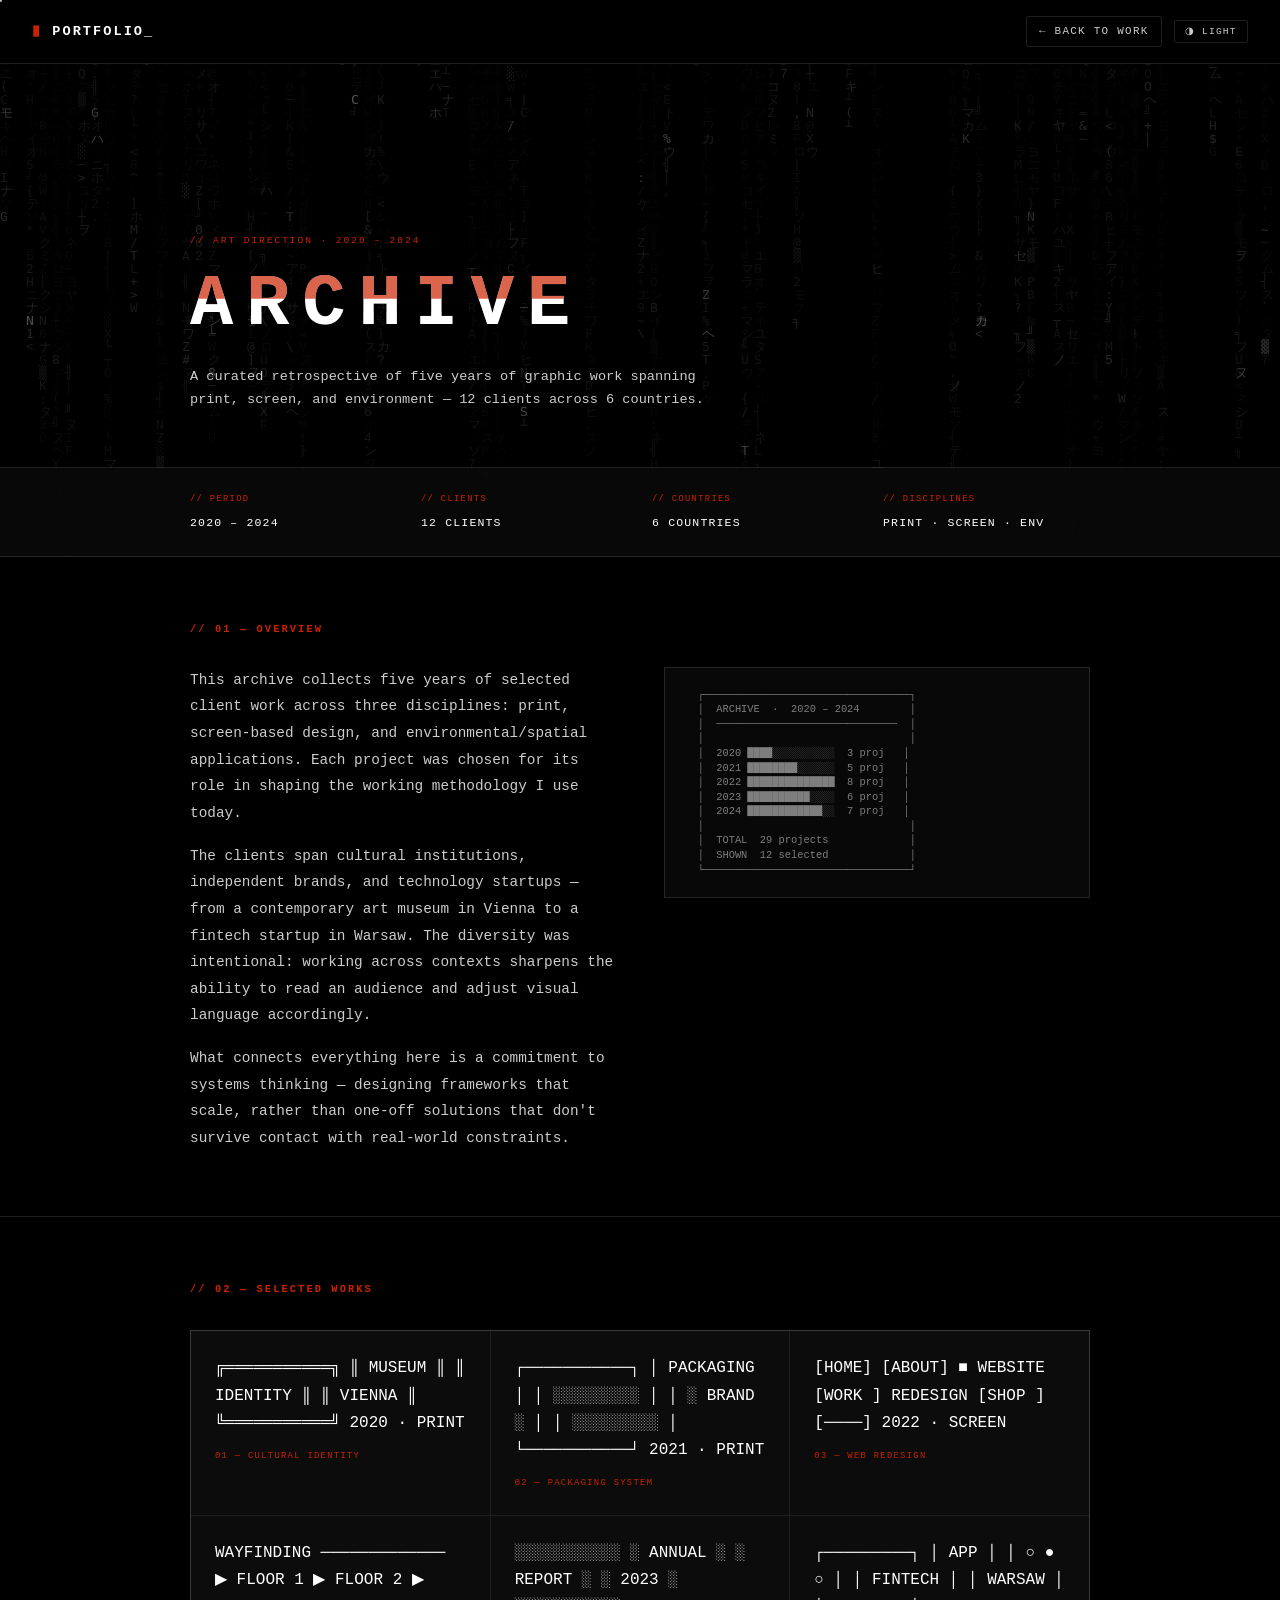
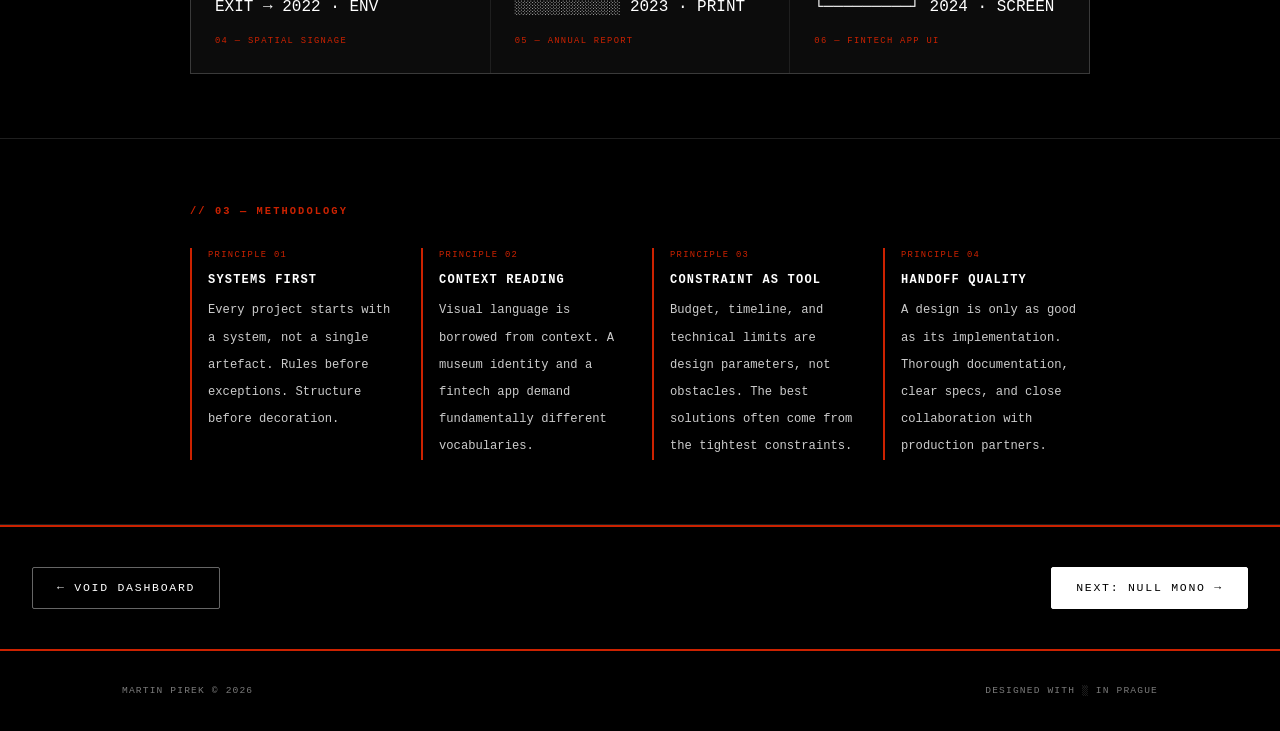
<file: projects/archive.html>
<!DOCTYPE html>
<html lang="en" data-page="project">
<head>
  <meta charset="UTF-8" />
  <meta name="viewport" content="width=device-width, initial-scale=1.0" />
  <title>Archive 2020–2024 — Martin Pirek</title>
  <link rel="stylesheet" href="../style.css?v=2" />
</head>
<body>

  <canvas id="matrix-canvas"></canvas>

  <nav id="navbar">
    <a href="../index.html" class="nav-brand"><span class="nav-cursor">▮</span> PORTFOLIO_</a>
    <div style="display:flex;gap:0.75rem;align-items:center;">
      <a href="../index.html#work" class="nav-back">← BACK TO WORK</a>
      <button class="theme-toggle" id="theme-toggle" aria-label="Toggle light/dark mode">
        <span id="theme-label">◑ LIGHT</span>
      </button>
    </div>
  </nav>

  <main>

    <!-- HERO -->
    <section class="project-hero">
      <div class="project-hero-inner">
        <span class="project-cat">// ART DIRECTION · 2020 – 2024</span>
        <h1 class="project-title glitch" data-text="ARCHIVE">ARCHIVE</h1>
        <p class="project-tagline">A curated retrospective of five years of graphic work spanning print, screen, and environment — 12 clients across 6 countries.</p>
      </div>
    </section>

    <!-- META -->
    <div class="project-meta-bar">
      <div class="meta-grid">
        <div><span class="meta-label">// PERIOD</span><span class="meta-value">2020 – 2024</span></div>
        <div><span class="meta-label">// CLIENTS</span><span class="meta-value">12 CLIENTS</span></div>
        <div><span class="meta-label">// COUNTRIES</span><span class="meta-value">6 COUNTRIES</span></div>
        <div><span class="meta-label">// DISCIPLINES</span><span class="meta-value">PRINT · SCREEN · ENV</span></div>
      </div>
    </div>

    <!-- OVERVIEW -->
    <section class="project-section">
      <div class="project-section-inner">
        <h2 class="project-section-title">// 01 — OVERVIEW</h2>
        <div class="project-body">
          <div>
            <p>This archive collects five years of selected client work across three disciplines: print, screen-based design, and environmental/spatial applications. Each project was chosen for its role in shaping the working methodology I use today.</p>
            <p>The clients span cultural institutions, independent brands, and technology startups — from a contemporary art museum in Vienna to a fintech startup in Warsaw. The diversity was intentional: working across contexts sharpens the ability to read an audience and adjust visual language accordingly.</p>
            <p>What connects everything here is a commitment to systems thinking — designing frameworks that scale, rather than one-off solutions that don't survive contact with real-world constraints.</p>
          </div>
          <pre class="project-ascii-block">
  ┌─────────────────────────────────┐
  │  ARCHIVE  ·  2020 – 2024        │
  │  ─────────────────────────────  │
  │                                 │
  │  2020 ████░░░░░░░░░░  3 proj   │
  │  2021 ████████░░░░░░  5 proj   │
  │  2022 ██████████████  8 proj   │
  │  2023 ██████████░░░░  6 proj   │
  │  2024 ████████████░░  7 proj   │
  │                                 │
  │  TOTAL  29 projects             │
  │  SHOWN  12 selected             │
  └─────────────────────────────────┘</pre>
        </div>
      </div>
    </section>

    <!-- SELECTED WORKS -->
    <section class="project-section">
      <div class="project-section-inner">
        <h2 class="project-section-title">// 02 — SELECTED WORKS</h2>
        <div class="gallery-grid">
          <div class="gallery-item">  ╔═══════════╗
  ║  MUSEUM   ║
  ║  IDENTITY ║
  ║  VIENNA   ║
  ╚═══════════╝
  2020 · PRINT<span class="gallery-item-label">01 — CULTURAL IDENTITY</span></div>
          <div class="gallery-item">  ┌───────────┐
  │ PACKAGING │
  │ ░░░░░░░░░ │
  │ ░ BRAND ░ │
  │ ░░░░░░░░░ │
  └───────────┘
  2021 · PRINT<span class="gallery-item-label">02 — PACKAGING SYSTEM</span></div>
          <div class="gallery-item">  [HOME]
  [ABOUT]  ■ WEBSITE
  [WORK ]  REDESIGN
  [SHOP ]
  [────]
  2022 · SCREEN<span class="gallery-item-label">03 — WEB REDESIGN</span></div>
          <div class="gallery-item">  WAYFINDING
  ─────────────
  ▶ FLOOR 1
  ▶ FLOOR 2
  ▶ EXIT →
  2022 · ENV<span class="gallery-item-label">04 — SPATIAL SIGNAGE</span></div>
          <div class="gallery-item">  ░░░░░░░░░░░
  ░ ANNUAL  ░
  ░ REPORT  ░
  ░ 2023    ░
  ░░░░░░░░░░░
  2023 · PRINT<span class="gallery-item-label">05 — ANNUAL REPORT</span></div>
          <div class="gallery-item">  ┌─────────┐
  │ APP     │
  │ ○  ●  ○ │
  │ FINTECH │
  │ WARSAW  │
  └─────────┘
  2024 · SCREEN<span class="gallery-item-label">06 — FINTECH APP UI</span></div>
        </div>
      </div>
    </section>

    <!-- METHODOLOGY -->
    <section class="project-section">
      <div class="project-section-inner">
        <h2 class="project-section-title">// 03 — METHODOLOGY</h2>
        <div class="process-steps">
          <div class="process-step">
            <span class="step-num">PRINCIPLE 01</span>
            <span class="step-title">SYSTEMS FIRST</span>
            <span class="step-desc">Every project starts with a system, not a single artefact. Rules before exceptions. Structure before decoration.</span>
          </div>
          <div class="process-step">
            <span class="step-num">PRINCIPLE 02</span>
            <span class="step-title">CONTEXT READING</span>
            <span class="step-desc">Visual language is borrowed from context. A museum identity and a fintech app demand fundamentally different vocabularies.</span>
          </div>
          <div class="process-step">
            <span class="step-num">PRINCIPLE 03</span>
            <span class="step-title">CONSTRAINT AS TOOL</span>
            <span class="step-desc">Budget, timeline, and technical limits are design parameters, not obstacles. The best solutions often come from the tightest constraints.</span>
          </div>
          <div class="process-step">
            <span class="step-num">PRINCIPLE 04</span>
            <span class="step-title">HANDOFF QUALITY</span>
            <span class="step-desc">A design is only as good as its implementation. Thorough documentation, clear specs, and close collaboration with production partners.</span>
          </div>
        </div>
      </div>
    </section>

    <!-- PROJECT NAV -->
    <div class="project-nav-footer">
      <a href="void-dashboard.html" class="btn-ghost">← VOID DASHBOARD</a>
      <a href="null-mono.html" class="btn-primary">NEXT: NULL MONO →</a>
    </div>

  </main>

  <footer class="site-footer">
    <div class="footer-inner">
      <div class="footer-bottom">
        <span>MARTIN PIREK © 2026</span>
        <span>DESIGNED WITH ░ IN PRAGUE</span>
      </div>
    </div>
  </footer>

  <script src="../script.js?v=2"></script>
</body>
</html>
</file>
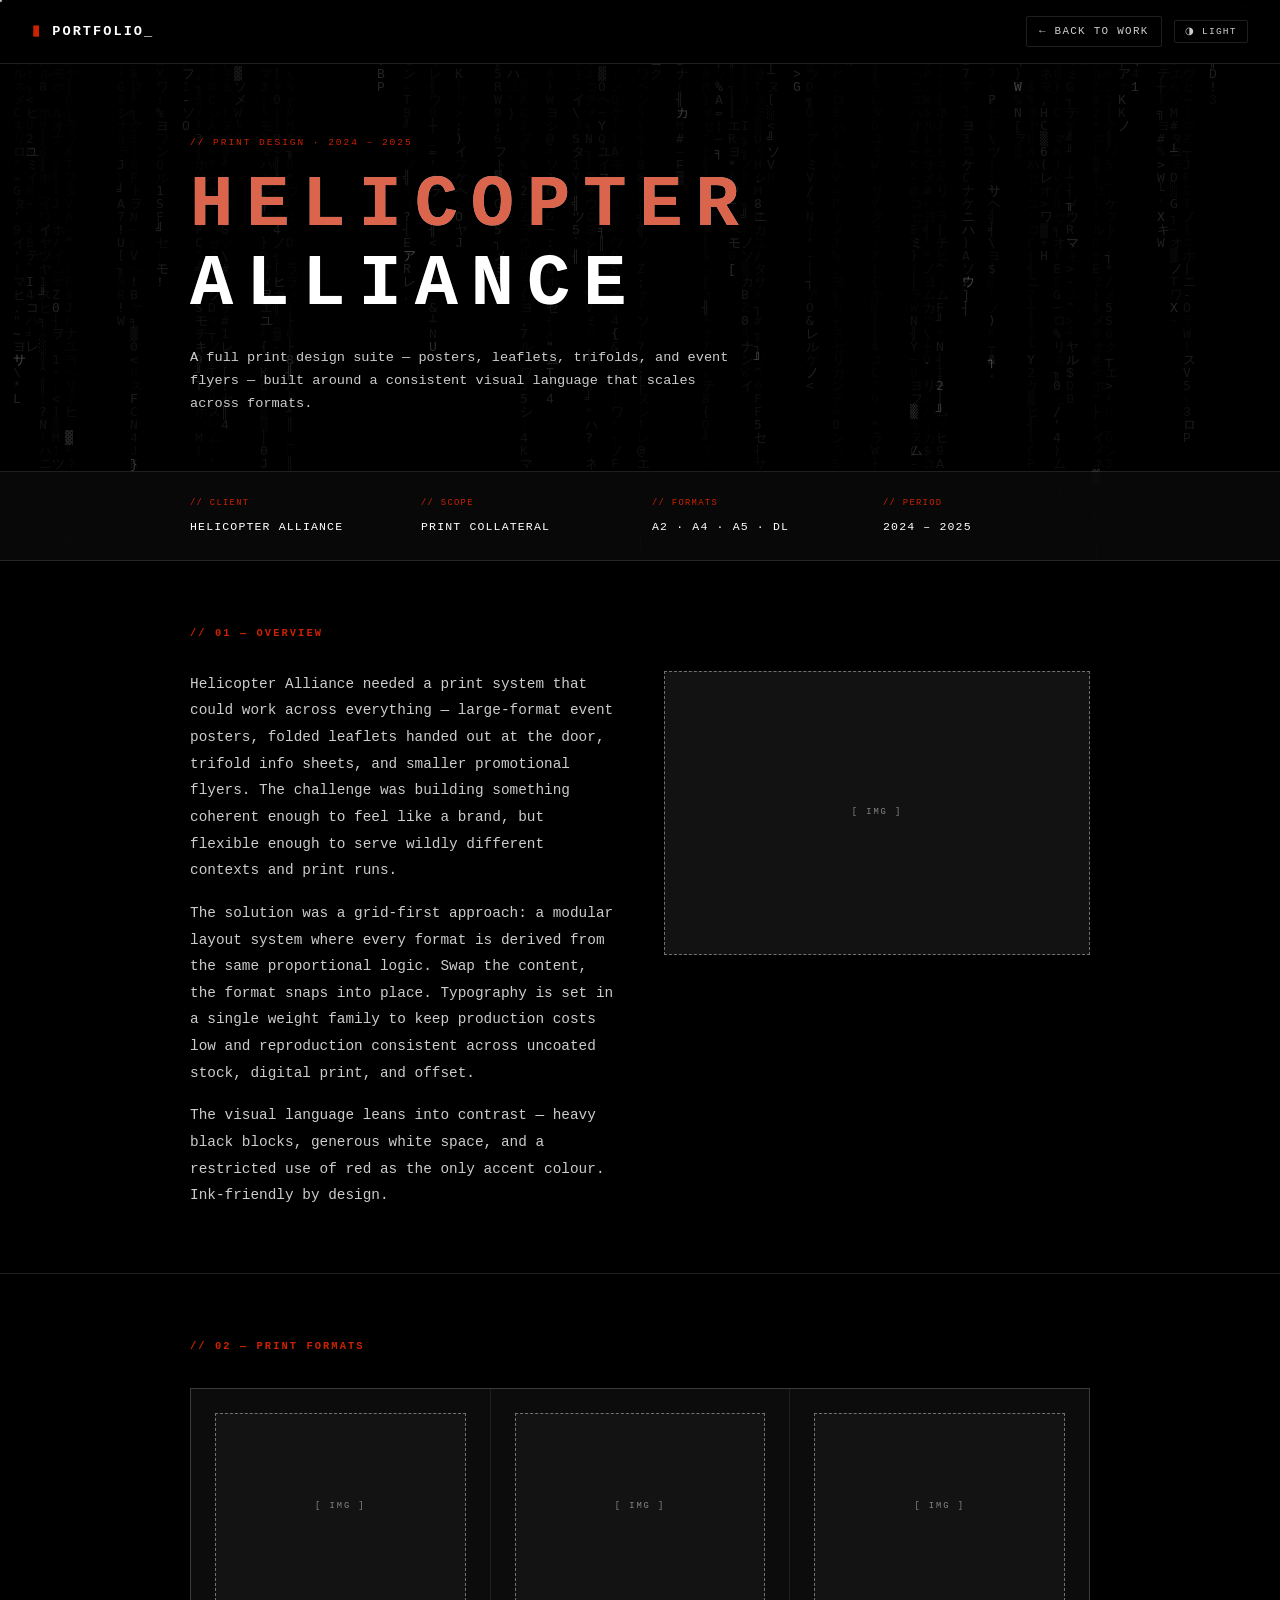
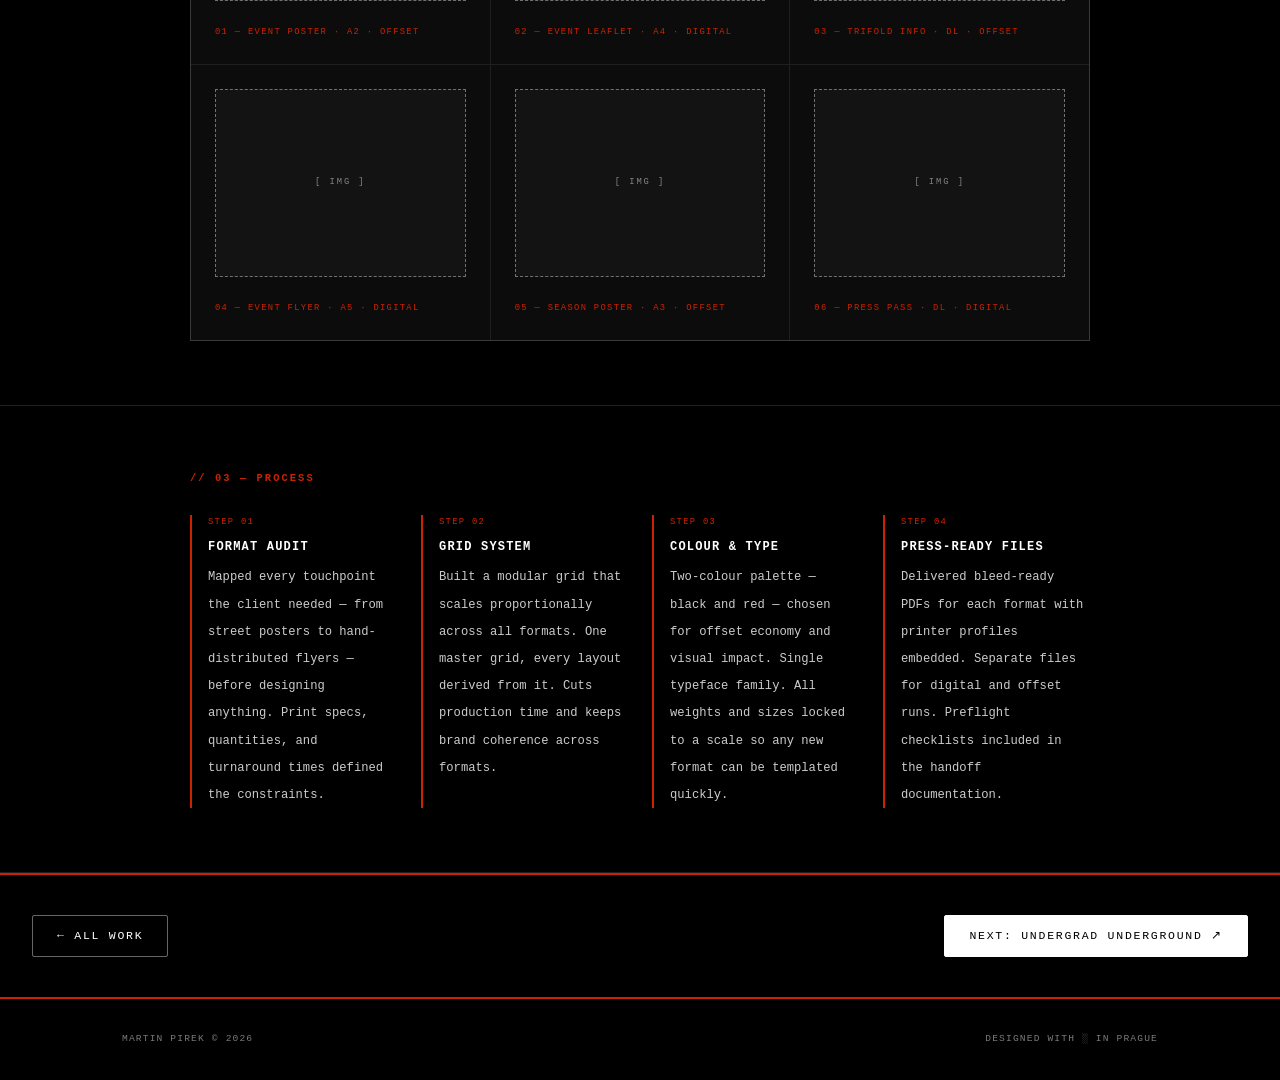
<file: projects/helicopter-alliance.html>
<!DOCTYPE html>
<html lang="en" data-page="project">
<head>
  <meta charset="UTF-8" />
  <meta name="viewport" content="width=device-width, initial-scale=1.0" />
  <title>Helicopter Alliance — Martin Pirek</title>
  <link rel="stylesheet" href="../style.css?v=2" />
</head>
<body>

  <canvas id="matrix-canvas"></canvas>

  <nav id="navbar">
    <a href="../index.html" class="nav-brand"><span class="nav-cursor">▮</span> PORTFOLIO_</a>
    <div style="display:flex;gap:0.75rem;align-items:center;">
      <a href="../index.html#work" class="nav-back">← BACK TO WORK</a>
      <button class="theme-toggle" id="theme-toggle" aria-label="Toggle light/dark mode">
        <span id="theme-label">◑ LIGHT</span>
      </button>
    </div>
  </nav>

  <main>

    <!-- HERO -->
    <section class="project-hero">
      <div class="project-hero-inner">
        <span class="project-cat">// PRINT DESIGN · 2024 – 2025</span>
        <h1 class="project-title glitch" data-text="HELICOPTER ALLIANCE">HELICOPTER ALLIANCE</h1>
        <p class="project-tagline">A full print design suite — posters, leaflets, trifolds, and event flyers — built around a consistent visual language that scales across formats.</p>
      </div>
    </section>

    <!-- META -->
    <div class="project-meta-bar">
      <div class="meta-grid">
        <div><span class="meta-label">// CLIENT</span><span class="meta-value">HELICOPTER ALLIANCE</span></div>
        <div><span class="meta-label">// SCOPE</span><span class="meta-value">PRINT COLLATERAL</span></div>
        <div><span class="meta-label">// FORMATS</span><span class="meta-value">A2 · A4 · A5 · DL</span></div>
        <div><span class="meta-label">// PERIOD</span><span class="meta-value">2024 – 2025</span></div>
      </div>
    </div>

    <!-- OVERVIEW -->
    <section class="project-section">
      <div class="project-section-inner">
        <h2 class="project-section-title">// 01 — OVERVIEW</h2>
        <div class="project-body">
          <div>
            <p>Helicopter Alliance needed a print system that could work across everything — large-format event posters, folded leaflets handed out at the door, trifold info sheets, and smaller promotional flyers. The challenge was building something coherent enough to feel like a brand, but flexible enough to serve wildly different contexts and print runs.</p>
            <p>The solution was a grid-first approach: a modular layout system where every format is derived from the same proportional logic. Swap the content, the format snaps into place. Typography is set in a single weight family to keep production costs low and reproduction consistent across uncoated stock, digital print, and offset.</p>
            <p>The visual language leans into contrast — heavy black blocks, generous white space, and a restricted use of red as the only accent colour. Ink-friendly by design.</p>
          </div>
          <div class="card-img-placeholder"></div>
        </div>
      </div>
    </section>

    <!-- PRINT FORMATS -->
    <section class="project-section">
      <div class="project-section-inner">
        <h2 class="project-section-title">// 02 — PRINT FORMATS</h2>
        <div class="gallery-grid">
          <div class="gallery-item">
            <div class="gallery-img-placeholder"></div>
            <span class="gallery-item-label">01 — EVENT POSTER · A2 · OFFSET</span>
          </div>
          <div class="gallery-item">
            <div class="gallery-img-placeholder"></div>
            <span class="gallery-item-label">02 — EVENT LEAFLET · A4 · DIGITAL</span>
          </div>
          <div class="gallery-item">
            <div class="gallery-img-placeholder"></div>
            <span class="gallery-item-label">03 — TRIFOLD INFO · DL · OFFSET</span>
          </div>
          <div class="gallery-item">
            <div class="gallery-img-placeholder"></div>
            <span class="gallery-item-label">04 — EVENT FLYER · A5 · DIGITAL</span>
          </div>
          <div class="gallery-item">
            <div class="gallery-img-placeholder"></div>
            <span class="gallery-item-label">05 — SEASON POSTER · A3 · OFFSET</span>
          </div>
          <div class="gallery-item">
            <div class="gallery-img-placeholder"></div>
            <span class="gallery-item-label">06 — PRESS PASS · DL · DIGITAL</span>
          </div>
        </div>
      </div>
    </section>

    <!-- PROCESS -->
    <section class="project-section">
      <div class="project-section-inner">
        <h2 class="project-section-title">// 03 — PROCESS</h2>
        <div class="process-steps">
          <div class="process-step">
            <span class="step-num">STEP 01</span>
            <span class="step-title">FORMAT AUDIT</span>
            <span class="step-desc">Mapped every touchpoint the client needed — from street posters to hand-distributed flyers — before designing anything. Print specs, quantities, and turnaround times defined the constraints.</span>
          </div>
          <div class="process-step">
            <span class="step-num">STEP 02</span>
            <span class="step-title">GRID SYSTEM</span>
            <span class="step-desc">Built a modular grid that scales proportionally across all formats. One master grid, every layout derived from it. Cuts production time and keeps brand coherence across formats.</span>
          </div>
          <div class="process-step">
            <span class="step-num">STEP 03</span>
            <span class="step-title">COLOUR & TYPE</span>
            <span class="step-desc">Two-colour palette — black and red — chosen for offset economy and visual impact. Single typeface family. All weights and sizes locked to a scale so any new format can be templated quickly.</span>
          </div>
          <div class="process-step">
            <span class="step-num">STEP 04</span>
            <span class="step-title">PRESS-READY FILES</span>
            <span class="step-desc">Delivered bleed-ready PDFs for each format with printer profiles embedded. Separate files for digital and offset runs. Preflight checklists included in the handoff documentation.</span>
          </div>
        </div>
      </div>
    </section>

    <!-- PROJECT NAV -->
    <div class="project-nav-footer">
      <a href="../index.html#work" class="btn-ghost">← ALL WORK</a>
      <a href="https://www.instagram.com/undergrad_underground_45/" target="_blank" rel="noopener noreferrer" class="btn-primary">NEXT: UNDERGRAD UNDERGROUND ↗</a>
    </div>

  </main>

  <footer class="site-footer">
    <div class="footer-inner">
      <div class="footer-bottom">
        <span>MARTIN PIREK © 2026</span>
        <span>DESIGNED WITH ░ IN PRAGUE</span>
      </div>
    </div>
  </footer>

  <script src="../script.js?v=2"></script>
</body>
</html>
</file>
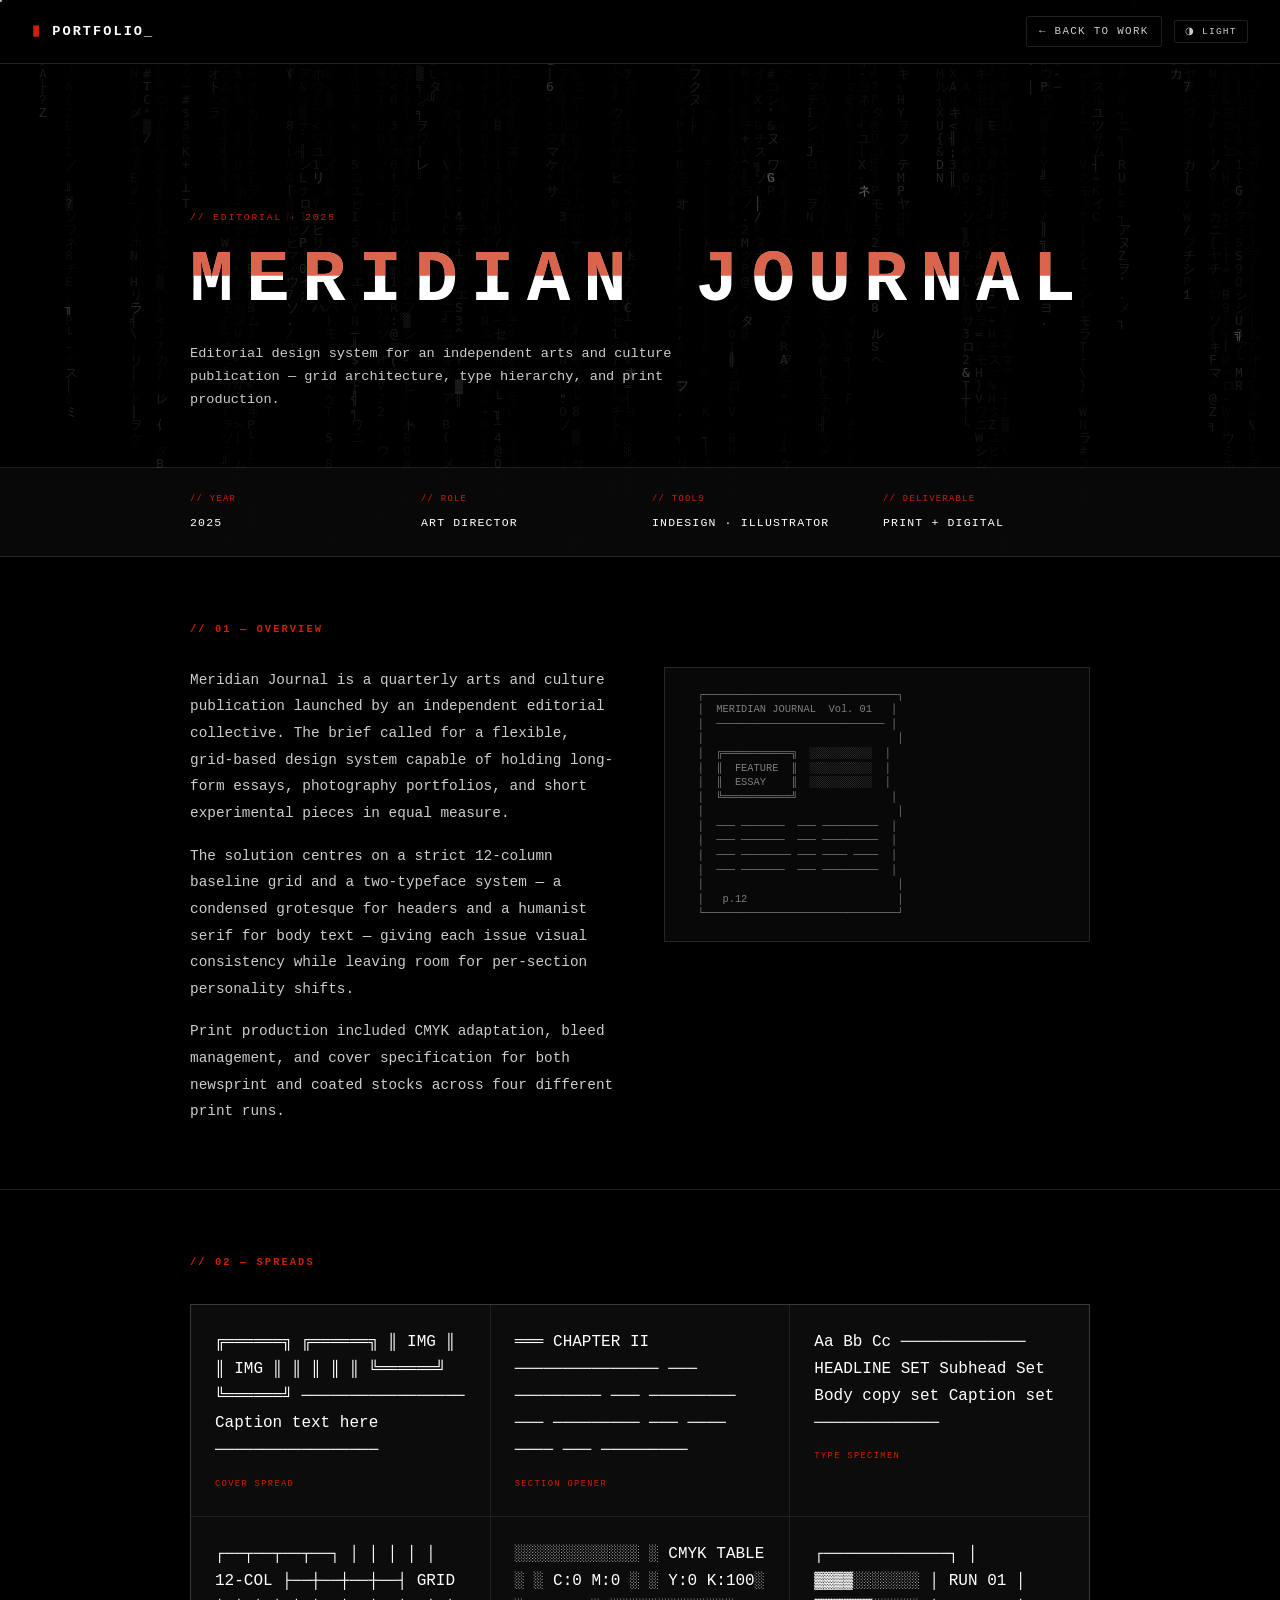
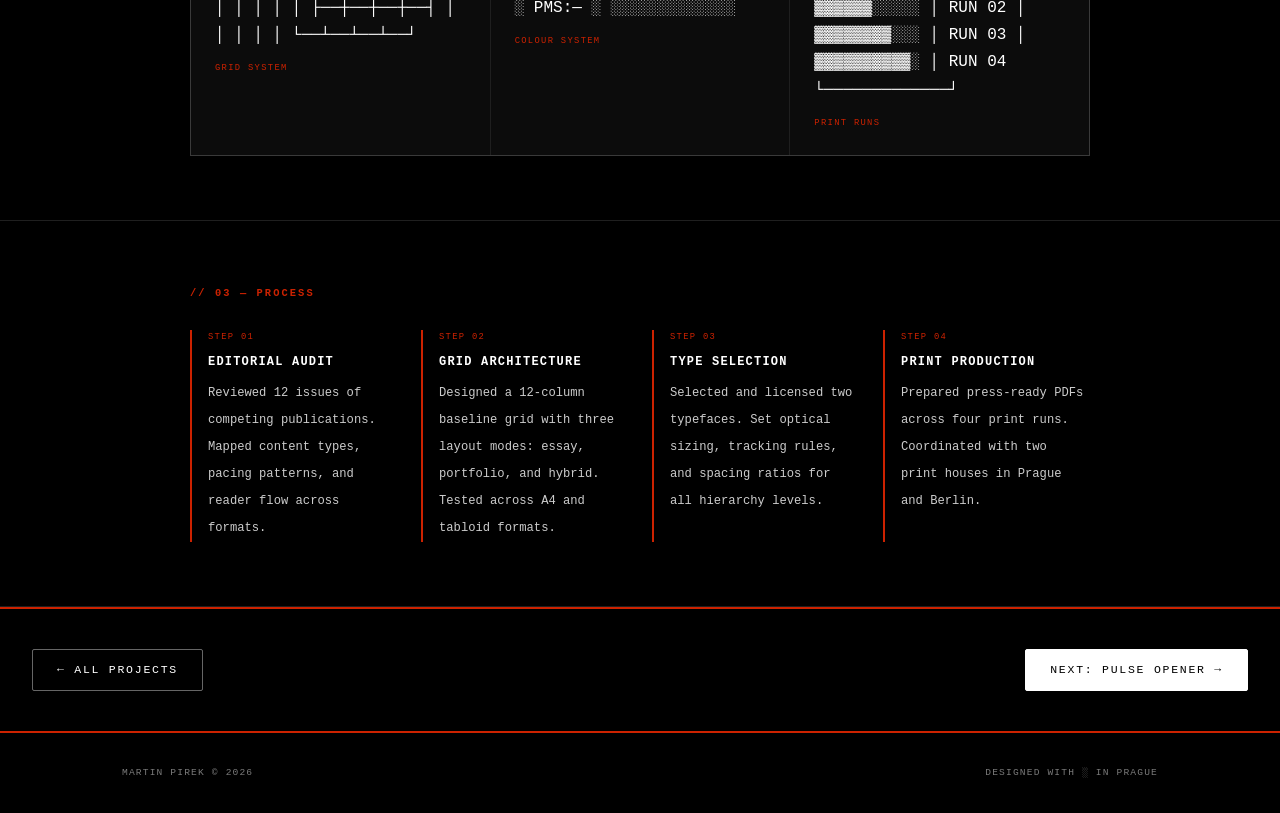
<file: projects/meridian-journal.html>
<!DOCTYPE html>
<html lang="en" data-page="project">
<head>
  <meta charset="UTF-8" />
  <meta name="viewport" content="width=device-width, initial-scale=1.0" />
  <title>Meridian Journal — Martin Pirek</title>
  <link rel="stylesheet" href="../style.css?v=2" />
</head>
<body>

  <canvas id="matrix-canvas"></canvas>

  <nav id="navbar">
    <a href="../index.html" class="nav-brand"><span class="nav-cursor">▮</span> PORTFOLIO_</a>
    <div style="display:flex;gap:0.75rem;align-items:center;">
      <a href="../index.html#work" class="nav-back">← BACK TO WORK</a>
      <button class="theme-toggle" id="theme-toggle" aria-label="Toggle light/dark mode">
        <span id="theme-label">◑ LIGHT</span>
      </button>
    </div>
  </nav>

  <main>

    <!-- HERO -->
    <section class="project-hero">
      <div class="project-hero-inner">
        <span class="project-cat">// EDITORIAL · 2025</span>
        <h1 class="project-title glitch" data-text="MERIDIAN JOURNAL">MERIDIAN JOURNAL</h1>
        <p class="project-tagline">Editorial design system for an independent arts and culture publication — grid architecture, type hierarchy, and print production.</p>
      </div>
    </section>

    <!-- META -->
    <div class="project-meta-bar">
      <div class="meta-grid">
        <div><span class="meta-label">// YEAR</span><span class="meta-value">2025</span></div>
        <div><span class="meta-label">// ROLE</span><span class="meta-value">ART DIRECTOR</span></div>
        <div><span class="meta-label">// TOOLS</span><span class="meta-value">INDESIGN · ILLUSTRATOR</span></div>
        <div><span class="meta-label">// DELIVERABLE</span><span class="meta-value">PRINT + DIGITAL</span></div>
      </div>
    </div>

    <!-- OVERVIEW -->
    <section class="project-section">
      <div class="project-section-inner">
        <h2 class="project-section-title">// 01 — OVERVIEW</h2>
        <div class="project-body">
          <div>
            <p>Meridian Journal is a quarterly arts and culture publication launched by an independent editorial collective. The brief called for a flexible, grid-based design system capable of holding long-form essays, photography portfolios, and short experimental pieces in equal measure.</p>
            <p>The solution centres on a strict 12-column baseline grid and a two-typeface system — a condensed grotesque for headers and a humanist serif for body text — giving each issue visual consistency while leaving room for per-section personality shifts.</p>
            <p>Print production included CMYK adaptation, bleed management, and cover specification for both newsprint and coated stocks across four different print runs.</p>
          </div>
          <pre class="project-ascii-block">
  ┌───────────────────────────────┐
  │  MERIDIAN JOURNAL  Vol. 01   │
  │  ─────────────────────────── │
  │                               │
  │  ╔═══════════╗  ░░░░░░░░░░  │
  │  ║  FEATURE  ║  ░░░░░░░░░░  │
  │  ║  ESSAY    ║  ░░░░░░░░░░  │
  │  ╚═══════════╝               │
  │                               │
  │  ─── ───────  ─── ─────────  │
  │  ─── ───────  ─── ─────────  │
  │  ─── ──────── ─── ──── ────  │
  │  ─── ───────  ─── ─────────  │
  │                               │
  │   p.12                        │
  └───────────────────────────────┘</pre>
        </div>
      </div>
    </section>

    <!-- GALLERY -->
    <section class="project-section">
      <div class="project-section-inner">
        <h2 class="project-section-title">// 02 — SPREADS</h2>
        <div class="gallery-grid">
          <div class="gallery-item">  ╔══════╗ ╔══════╗
  ║ IMG  ║ ║ IMG  ║
  ║      ║ ║      ║
  ╚══════╝ ╚══════╝
  ─────────────────
  Caption text here
  ─────────────────<span class="gallery-item-label">COVER SPREAD</span></div>
          <div class="gallery-item">  ═══ CHAPTER II
  ───────────────
  ─── ─────────
  ─── ─────────
  ─── ─────────
  ─── ──── ────
  ─── ─────────
  <span class="gallery-item-label">SECTION OPENER</span></div>
          <div class="gallery-item">  Aa Bb Cc
  ─────────────
  HEADLINE SET
  Subhead Set
  Body copy set
  Caption set
  ─────────────
  <span class="gallery-item-label">TYPE SPECIMEN</span></div>
          <div class="gallery-item">  ┌──┬──┬──┬──┐
  │  │  │  │  │  12-COL
  ├──┼──┼──┼──┤  GRID
  │  │  │  │  │
  ├──┼──┼──┼──┤
  │  │  │  │  │
  └──┴──┴──┴──┘<span class="gallery-item-label">GRID SYSTEM</span></div>
          <div class="gallery-item">  ░░░░░░░░░░░░░
  ░ CMYK TABLE ░
  ░ C:0  M:0  ░
  ░ Y:0  K:100░
  ░ PMS:—     ░
  ░░░░░░░░░░░░░<span class="gallery-item-label">COLOUR SYSTEM</span></div>
          <div class="gallery-item">  ┌─────────────┐
  │ ▓▓▓▓░░░░░░░ │ RUN 01
  │ ▓▓▓▓▓▓░░░░░ │ RUN 02
  │ ▓▓▓▓▓▓▓▓░░░ │ RUN 03
  │ ▓▓▓▓▓▓▓▓▓▓░ │ RUN 04
  └─────────────┘<span class="gallery-item-label">PRINT RUNS</span></div>
        </div>
      </div>
    </section>

    <!-- PROCESS -->
    <section class="project-section">
      <div class="project-section-inner">
        <h2 class="project-section-title">// 03 — PROCESS</h2>
        <div class="process-steps">
          <div class="process-step">
            <span class="step-num">STEP 01</span>
            <span class="step-title">EDITORIAL AUDIT</span>
            <span class="step-desc">Reviewed 12 issues of competing publications. Mapped content types, pacing patterns, and reader flow across formats.</span>
          </div>
          <div class="process-step">
            <span class="step-num">STEP 02</span>
            <span class="step-title">GRID ARCHITECTURE</span>
            <span class="step-desc">Designed a 12-column baseline grid with three layout modes: essay, portfolio, and hybrid. Tested across A4 and tabloid formats.</span>
          </div>
          <div class="process-step">
            <span class="step-num">STEP 03</span>
            <span class="step-title">TYPE SELECTION</span>
            <span class="step-desc">Selected and licensed two typefaces. Set optical sizing, tracking rules, and spacing ratios for all hierarchy levels.</span>
          </div>
          <div class="process-step">
            <span class="step-num">STEP 04</span>
            <span class="step-title">PRINT PRODUCTION</span>
            <span class="step-desc">Prepared press-ready PDFs across four print runs. Coordinated with two print houses in Prague and Berlin.</span>
          </div>
        </div>
      </div>
    </section>

    <!-- PROJECT NAV -->
    <div class="project-nav-footer">
      <a href="../index.html#work" class="btn-ghost">← ALL PROJECTS</a>
      <a href="pulse-opener.html" class="btn-primary">NEXT: PULSE OPENER →</a>
    </div>

  </main>

  <footer class="site-footer">
    <div class="footer-inner">
      <div class="footer-bottom">
        <span>MARTIN PIREK © 2026</span>
        <span>DESIGNED WITH ░ IN PRAGUE</span>
      </div>
    </div>
  </footer>

  <script src="../script.js?v=2"></script>
</body>
</html>
</file>
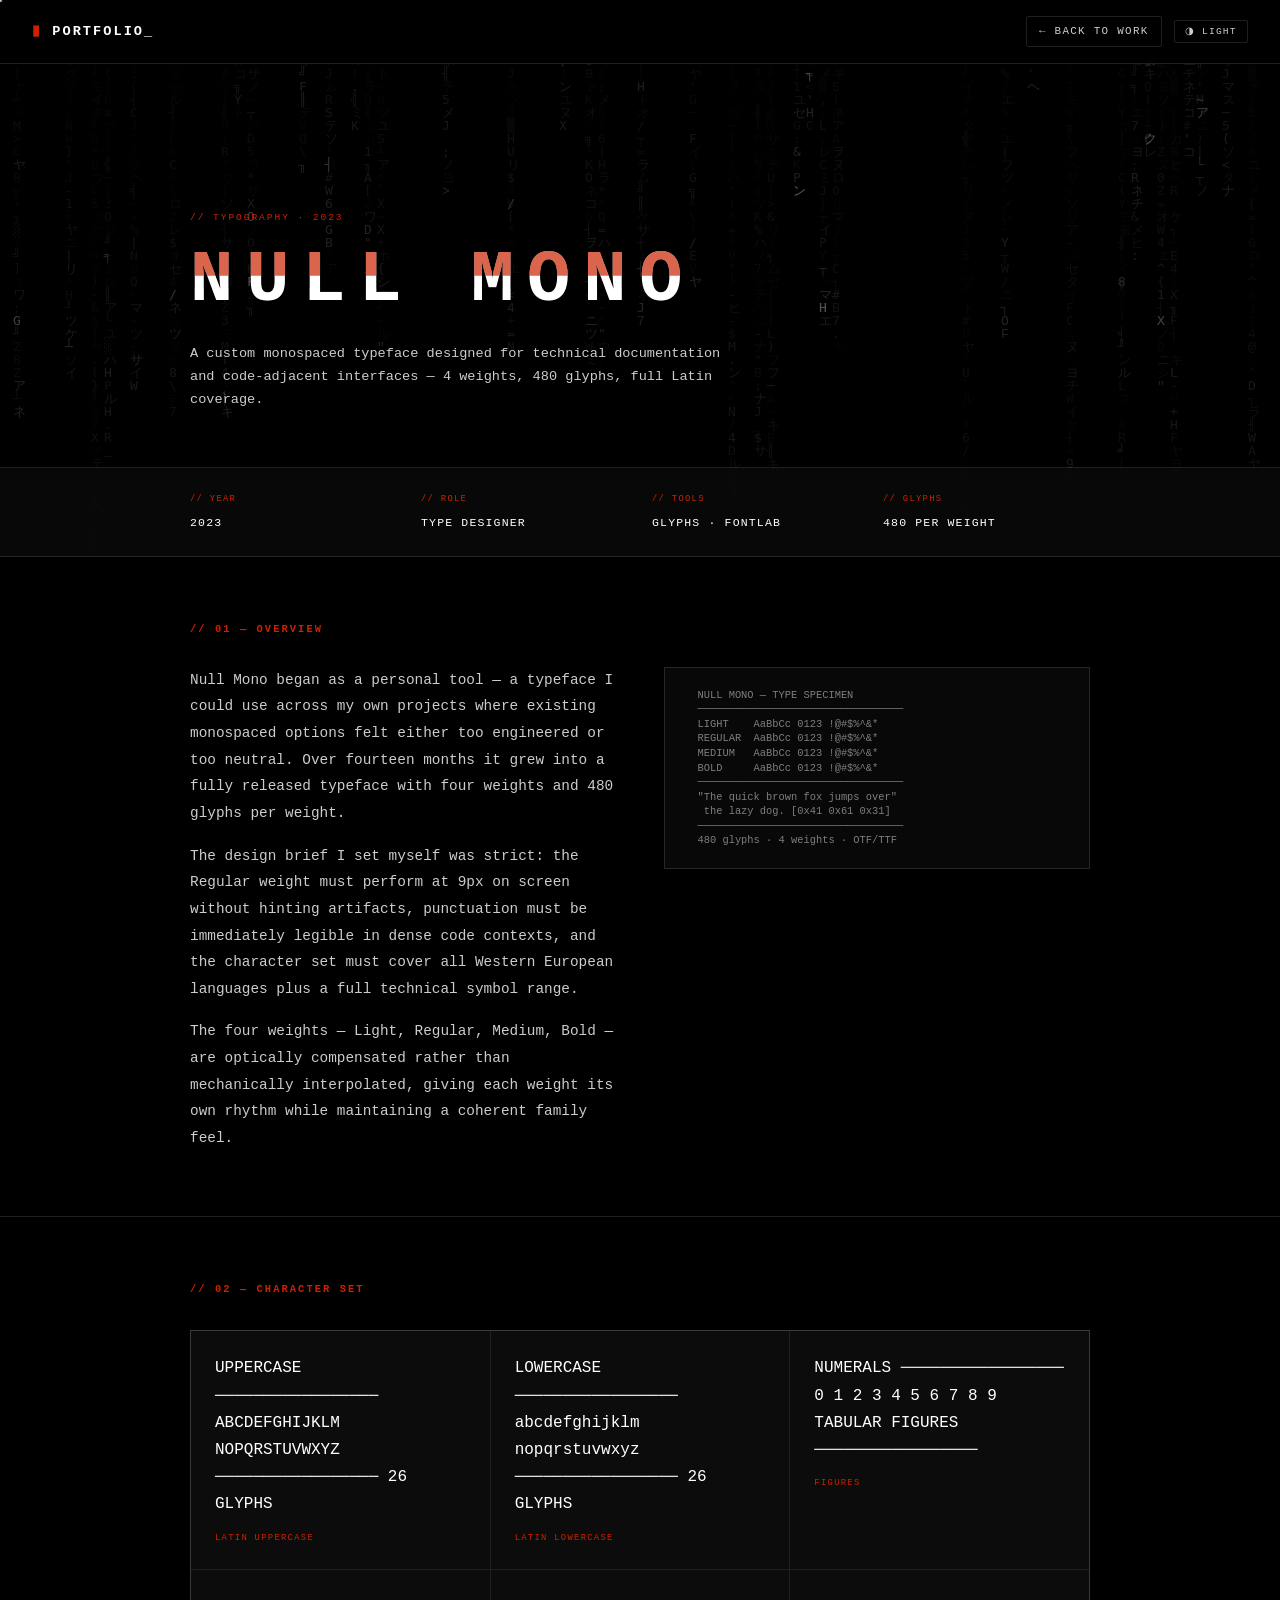
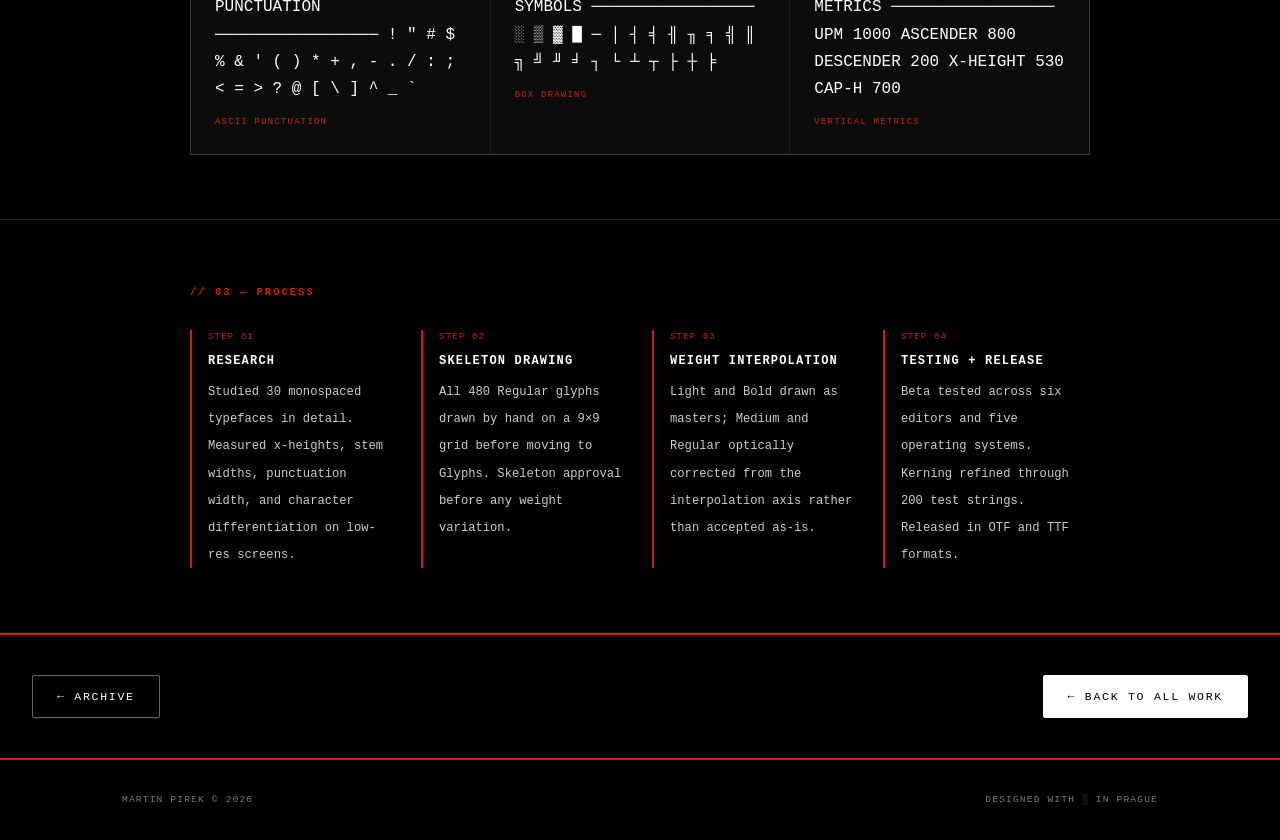
<file: projects/null-mono.html>
<!DOCTYPE html>
<html lang="en" data-page="project">
<head>
  <meta charset="UTF-8" />
  <meta name="viewport" content="width=device-width, initial-scale=1.0" />
  <title>Null Mono — Martin Pirek</title>
  <link rel="stylesheet" href="../style.css?v=2" />
</head>
<body>

  <canvas id="matrix-canvas"></canvas>

  <nav id="navbar">
    <a href="../index.html" class="nav-brand"><span class="nav-cursor">▮</span> PORTFOLIO_</a>
    <div style="display:flex;gap:0.75rem;align-items:center;">
      <a href="../index.html#work" class="nav-back">← BACK TO WORK</a>
      <button class="theme-toggle" id="theme-toggle" aria-label="Toggle light/dark mode">
        <span id="theme-label">◑ LIGHT</span>
      </button>
    </div>
  </nav>

  <main>

    <!-- HERO -->
    <section class="project-hero">
      <div class="project-hero-inner">
        <span class="project-cat">// TYPOGRAPHY · 2023</span>
        <h1 class="project-title glitch" data-text="NULL MONO">NULL MONO</h1>
        <p class="project-tagline">A custom monospaced typeface designed for technical documentation and code-adjacent interfaces — 4 weights, 480 glyphs, full Latin coverage.</p>
      </div>
    </section>

    <!-- META -->
    <div class="project-meta-bar">
      <div class="meta-grid">
        <div><span class="meta-label">// YEAR</span><span class="meta-value">2023</span></div>
        <div><span class="meta-label">// ROLE</span><span class="meta-value">TYPE DESIGNER</span></div>
        <div><span class="meta-label">// TOOLS</span><span class="meta-value">GLYPHS · FONTLAB</span></div>
        <div><span class="meta-label">// GLYPHS</span><span class="meta-value">480 PER WEIGHT</span></div>
      </div>
    </div>

    <!-- OVERVIEW -->
    <section class="project-section">
      <div class="project-section-inner">
        <h2 class="project-section-title">// 01 — OVERVIEW</h2>
        <div class="project-body">
          <div>
            <p>Null Mono began as a personal tool — a typeface I could use across my own projects where existing monospaced options felt either too engineered or too neutral. Over fourteen months it grew into a fully released typeface with four weights and 480 glyphs per weight.</p>
            <p>The design brief I set myself was strict: the Regular weight must perform at 9px on screen without hinting artifacts, punctuation must be immediately legible in dense code contexts, and the character set must cover all Western European languages plus a full technical symbol range.</p>
            <p>The four weights — Light, Regular, Medium, Bold — are optically compensated rather than mechanically interpolated, giving each weight its own rhythm while maintaining a coherent family feel.</p>
          </div>
          <pre class="project-ascii-block">
  NULL MONO — TYPE SPECIMEN
  ─────────────────────────────────
  LIGHT    AaBbCc 0123 !@#$%^&*
  REGULAR  AaBbCc 0123 !@#$%^&*
  MEDIUM   AaBbCc 0123 !@#$%^&*
  BOLD     AaBbCc 0123 !@#$%^&*
  ─────────────────────────────────
  "The quick brown fox jumps over"
   the lazy dog. [0x41 0x61 0x31]
  ─────────────────────────────────
  480 glyphs · 4 weights · OTF/TTF</pre>
        </div>
      </div>
    </section>

    <!-- CHARACTER SET -->
    <section class="project-section">
      <div class="project-section-inner">
        <h2 class="project-section-title">// 02 — CHARACTER SET</h2>
        <div class="gallery-grid">
          <div class="gallery-item">  UPPERCASE
  ─────────────────
  ABCDEFGHIJKLM
  NOPQRSTUVWXYZ
  ─────────────────
  26 GLYPHS<span class="gallery-item-label">LATIN UPPERCASE</span></div>
          <div class="gallery-item">  LOWERCASE
  ─────────────────
  abcdefghijklm
  nopqrstuvwxyz
  ─────────────────
  26 GLYPHS<span class="gallery-item-label">LATIN LOWERCASE</span></div>
          <div class="gallery-item">  NUMERALS
  ─────────────────
  0 1 2 3 4
  5 6 7 8 9
  TABULAR FIGURES
  ─────────────────<span class="gallery-item-label">FIGURES</span></div>
          <div class="gallery-item">  PUNCTUATION
  ─────────────────
  ! " # $ % & '
  ( ) * + , - .
  / : ; < = > ?
  @ [ \ ] ^ _ `<span class="gallery-item-label">ASCII PUNCTUATION</span></div>
          <div class="gallery-item">  SYMBOLS
  ─────────────────
  ░ ▒ ▓ █ ─ │
  ┤ ╡ ╢ ╖ ╕ ╣
  ║ ╗ ╝ ╜ ╛ ┐
  └ ┴ ┬ ├ ┼ ╞<span class="gallery-item-label">BOX DRAWING</span></div>
          <div class="gallery-item">  METRICS
  ─────────────────
  UPM      1000
  ASCENDER  800
  DESCENDER 200
  X-HEIGHT  530
  CAP-H     700<span class="gallery-item-label">VERTICAL METRICS</span></div>
        </div>
      </div>
    </section>

    <!-- PROCESS -->
    <section class="project-section">
      <div class="project-section-inner">
        <h2 class="project-section-title">// 03 — PROCESS</h2>
        <div class="process-steps">
          <div class="process-step">
            <span class="step-num">STEP 01</span>
            <span class="step-title">RESEARCH</span>
            <span class="step-desc">Studied 30 monospaced typefaces in detail. Measured x-heights, stem widths, punctuation width, and character differentiation on low-res screens.</span>
          </div>
          <div class="process-step">
            <span class="step-num">STEP 02</span>
            <span class="step-title">SKELETON DRAWING</span>
            <span class="step-desc">All 480 Regular glyphs drawn by hand on a 9×9 grid before moving to Glyphs. Skeleton approval before any weight variation.</span>
          </div>
          <div class="process-step">
            <span class="step-num">STEP 03</span>
            <span class="step-title">WEIGHT INTERPOLATION</span>
            <span class="step-desc">Light and Bold drawn as masters; Medium and Regular optically corrected from the interpolation axis rather than accepted as-is.</span>
          </div>
          <div class="process-step">
            <span class="step-num">STEP 04</span>
            <span class="step-title">TESTING + RELEASE</span>
            <span class="step-desc">Beta tested across six editors and five operating systems. Kerning refined through 200 test strings. Released in OTF and TTF formats.</span>
          </div>
        </div>
      </div>
    </section>

    <!-- PROJECT NAV -->
    <div class="project-nav-footer">
      <a href="archive.html" class="btn-ghost">← ARCHIVE</a>
      <a href="../index.html#work" class="btn-primary">← BACK TO ALL WORK</a>
    </div>

  </main>

  <footer class="site-footer">
    <div class="footer-inner">
      <div class="footer-bottom">
        <span>MARTIN PIREK © 2026</span>
        <span>DESIGNED WITH ░ IN PRAGUE</span>
      </div>
    </div>
  </footer>

  <script src="../script.js?v=2"></script>
</body>
</html>
</file>
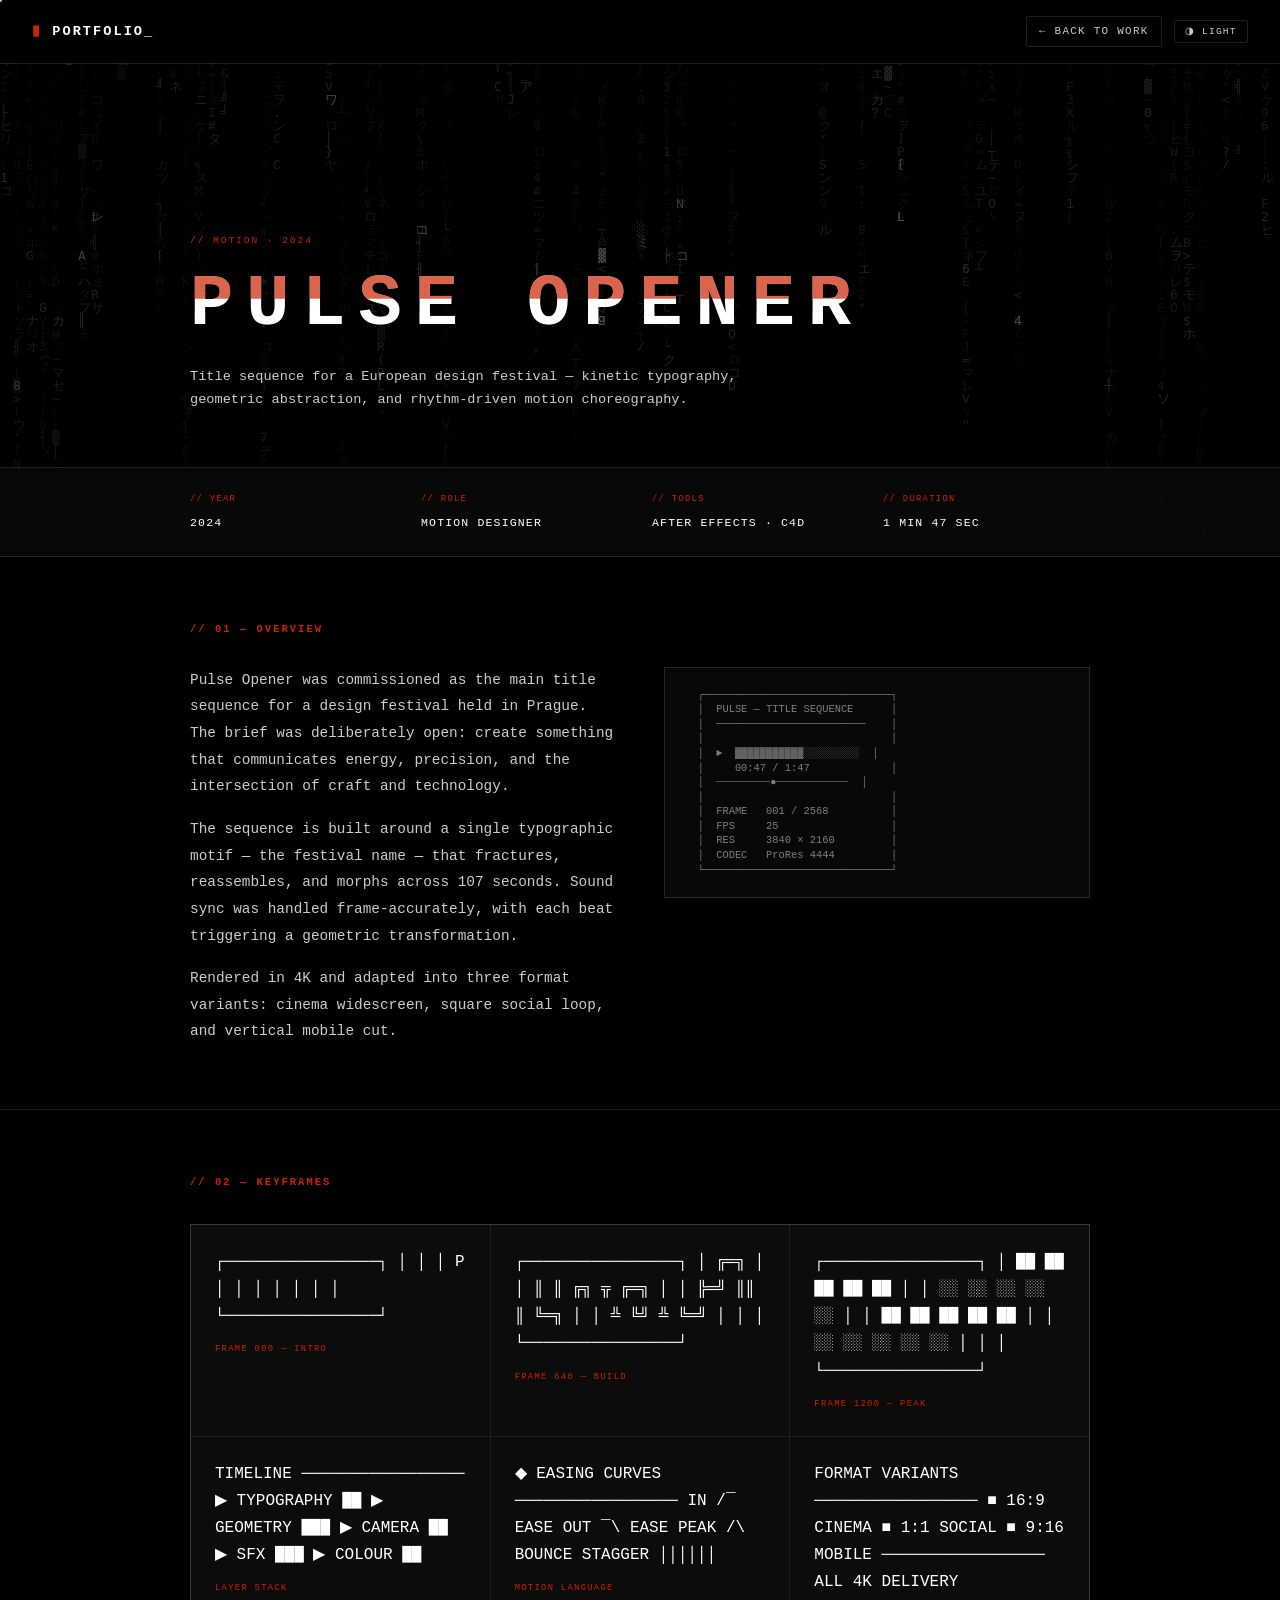
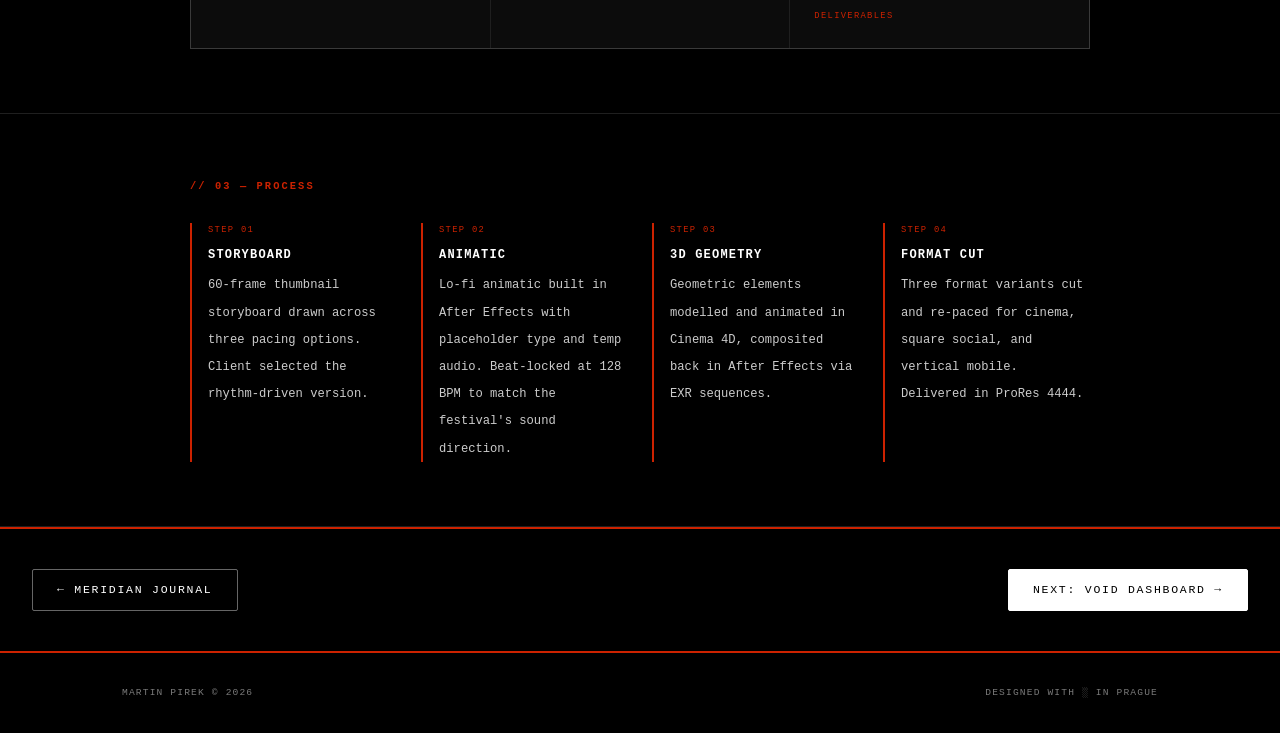
<file: projects/pulse-opener.html>
<!DOCTYPE html>
<html lang="en" data-page="project">
<head>
  <meta charset="UTF-8" />
  <meta name="viewport" content="width=device-width, initial-scale=1.0" />
  <title>Pulse Opener — Martin Pirek</title>
  <link rel="stylesheet" href="../style.css?v=2" />
</head>
<body>

  <canvas id="matrix-canvas"></canvas>

  <nav id="navbar">
    <a href="../index.html" class="nav-brand"><span class="nav-cursor">▮</span> PORTFOLIO_</a>
    <div style="display:flex;gap:0.75rem;align-items:center;">
      <a href="../index.html#work" class="nav-back">← BACK TO WORK</a>
      <button class="theme-toggle" id="theme-toggle" aria-label="Toggle light/dark mode">
        <span id="theme-label">◑ LIGHT</span>
      </button>
    </div>
  </nav>

  <main>

    <!-- HERO -->
    <section class="project-hero">
      <div class="project-hero-inner">
        <span class="project-cat">// MOTION · 2024</span>
        <h1 class="project-title glitch" data-text="PULSE OPENER">PULSE OPENER</h1>
        <p class="project-tagline">Title sequence for a European design festival — kinetic typography, geometric abstraction, and rhythm-driven motion choreography.</p>
      </div>
    </section>

    <!-- META -->
    <div class="project-meta-bar">
      <div class="meta-grid">
        <div><span class="meta-label">// YEAR</span><span class="meta-value">2024</span></div>
        <div><span class="meta-label">// ROLE</span><span class="meta-value">MOTION DESIGNER</span></div>
        <div><span class="meta-label">// TOOLS</span><span class="meta-value">AFTER EFFECTS · C4D</span></div>
        <div><span class="meta-label">// DURATION</span><span class="meta-value">1 MIN 47 SEC</span></div>
      </div>
    </div>

    <!-- OVERVIEW -->
    <section class="project-section">
      <div class="project-section-inner">
        <h2 class="project-section-title">// 01 — OVERVIEW</h2>
        <div class="project-body">
          <div>
            <p>Pulse Opener was commissioned as the main title sequence for a design festival held in Prague. The brief was deliberately open: create something that communicates energy, precision, and the intersection of craft and technology.</p>
            <p>The sequence is built around a single typographic motif — the festival name — that fractures, reassembles, and morphs across 107 seconds. Sound sync was handled frame-accurately, with each beat triggering a geometric transformation.</p>
            <p>Rendered in 4K and adapted into three format variants: cinema widescreen, square social loop, and vertical mobile cut.</p>
          </div>
          <pre class="project-ascii-block">
  ┌──────────────────────────────┐
  │  PULSE — TITLE SEQUENCE      │
  │  ────────────────────────    │
  │                              │
  │  ►  ▓▓▓▓▓▓▓▓▓▓▓░░░░░░░░░  │
  │     00:47 / 1:47             │
  │  ┄┄┄┄┄┄┄┄┄●┄┄┄┄┄┄┄┄┄┄┄┄  │
  │                              │
  │  FRAME   001 / 2568          │
  │  FPS     25                  │
  │  RES     3840 × 2160         │
  │  CODEC   ProRes 4444         │
  └──────────────────────────────┘</pre>
        </div>
      </div>
    </section>

    <!-- STILLS / KEYFRAMES -->
    <section class="project-section">
      <div class="project-section-inner">
        <h2 class="project-section-title">// 02 — KEYFRAMES</h2>
        <div class="gallery-grid">
          <div class="gallery-item">  ┌────────────────┐
  │                │
  │   P            │
  │                │
  │                │
  │                │
  └────────────────┘<span class="gallery-item-label">FRAME 000 — INTRO</span></div>
          <div class="gallery-item">  ┌────────────────┐
  │ ╔═╗            │
  │ ║ ║ ╔╗ ╦ ╔═╗  │
  │ ╠═╝ ║║ ║ ╚═╗  │
  │ ╩   ╚╝ ╩ ╚═╝  │
  │                │
  └────────────────┘<span class="gallery-item-label">FRAME 640 — BUILD</span></div>
          <div class="gallery-item">  ┌────────────────┐
  │ ██ ██ ██ ██ ██ │
  │ ░░ ░░ ░░ ░░ ░░ │
  │ ██ ██ ██ ██ ██ │
  │ ░░ ░░ ░░ ░░ ░░ │
  │                │
  └────────────────┘<span class="gallery-item-label">FRAME 1200 — PEAK</span></div>
          <div class="gallery-item">  TIMELINE
  ─────────────────
  ▶ TYPOGRAPHY   ██
  ▶ GEOMETRY    ███
  ▶ CAMERA       ██
  ▶ SFX         ███
  ▶ COLOUR       ██
  <span class="gallery-item-label">LAYER STACK</span></div>
          <div class="gallery-item">  ◆ EASING CURVES
  ─────────────────
  IN    /‾ EASE
  OUT   ‾\ EASE
  PEAK  /\ BOUNCE
  STAGGER ││││││
  <span class="gallery-item-label">MOTION LANGUAGE</span></div>
          <div class="gallery-item">  FORMAT VARIANTS
  ─────────────────
  ■ 16:9  CINEMA
  ■ 1:1   SOCIAL
  ■ 9:16  MOBILE
  ─────────────────
  ALL 4K DELIVERY<span class="gallery-item-label">DELIVERABLES</span></div>
        </div>
      </div>
    </section>

    <!-- PROCESS -->
    <section class="project-section">
      <div class="project-section-inner">
        <h2 class="project-section-title">// 03 — PROCESS</h2>
        <div class="process-steps">
          <div class="process-step">
            <span class="step-num">STEP 01</span>
            <span class="step-title">STORYBOARD</span>
            <span class="step-desc">60-frame thumbnail storyboard drawn across three pacing options. Client selected the rhythm-driven version.</span>
          </div>
          <div class="process-step">
            <span class="step-num">STEP 02</span>
            <span class="step-title">ANIMATIC</span>
            <span class="step-desc">Lo-fi animatic built in After Effects with placeholder type and temp audio. Beat-locked at 128 BPM to match the festival's sound direction.</span>
          </div>
          <div class="process-step">
            <span class="step-num">STEP 03</span>
            <span class="step-title">3D GEOMETRY</span>
            <span class="step-desc">Geometric elements modelled and animated in Cinema 4D, composited back in After Effects via EXR sequences.</span>
          </div>
          <div class="process-step">
            <span class="step-num">STEP 04</span>
            <span class="step-title">FORMAT CUT</span>
            <span class="step-desc">Three format variants cut and re-paced for cinema, square social, and vertical mobile. Delivered in ProRes 4444.</span>
          </div>
        </div>
      </div>
    </section>

    <!-- PROJECT NAV -->
    <div class="project-nav-footer">
      <a href="meridian-journal.html" class="btn-ghost">← MERIDIAN JOURNAL</a>
      <a href="void-dashboard.html" class="btn-primary">NEXT: VOID DASHBOARD →</a>
    </div>

  </main>

  <footer class="site-footer">
    <div class="footer-inner">
      <div class="footer-bottom">
        <span>MARTIN PIREK © 2026</span>
        <span>DESIGNED WITH ░ IN PRAGUE</span>
      </div>
    </div>
  </footer>

  <script src="../script.js?v=2"></script>
</body>
</html>
</file>
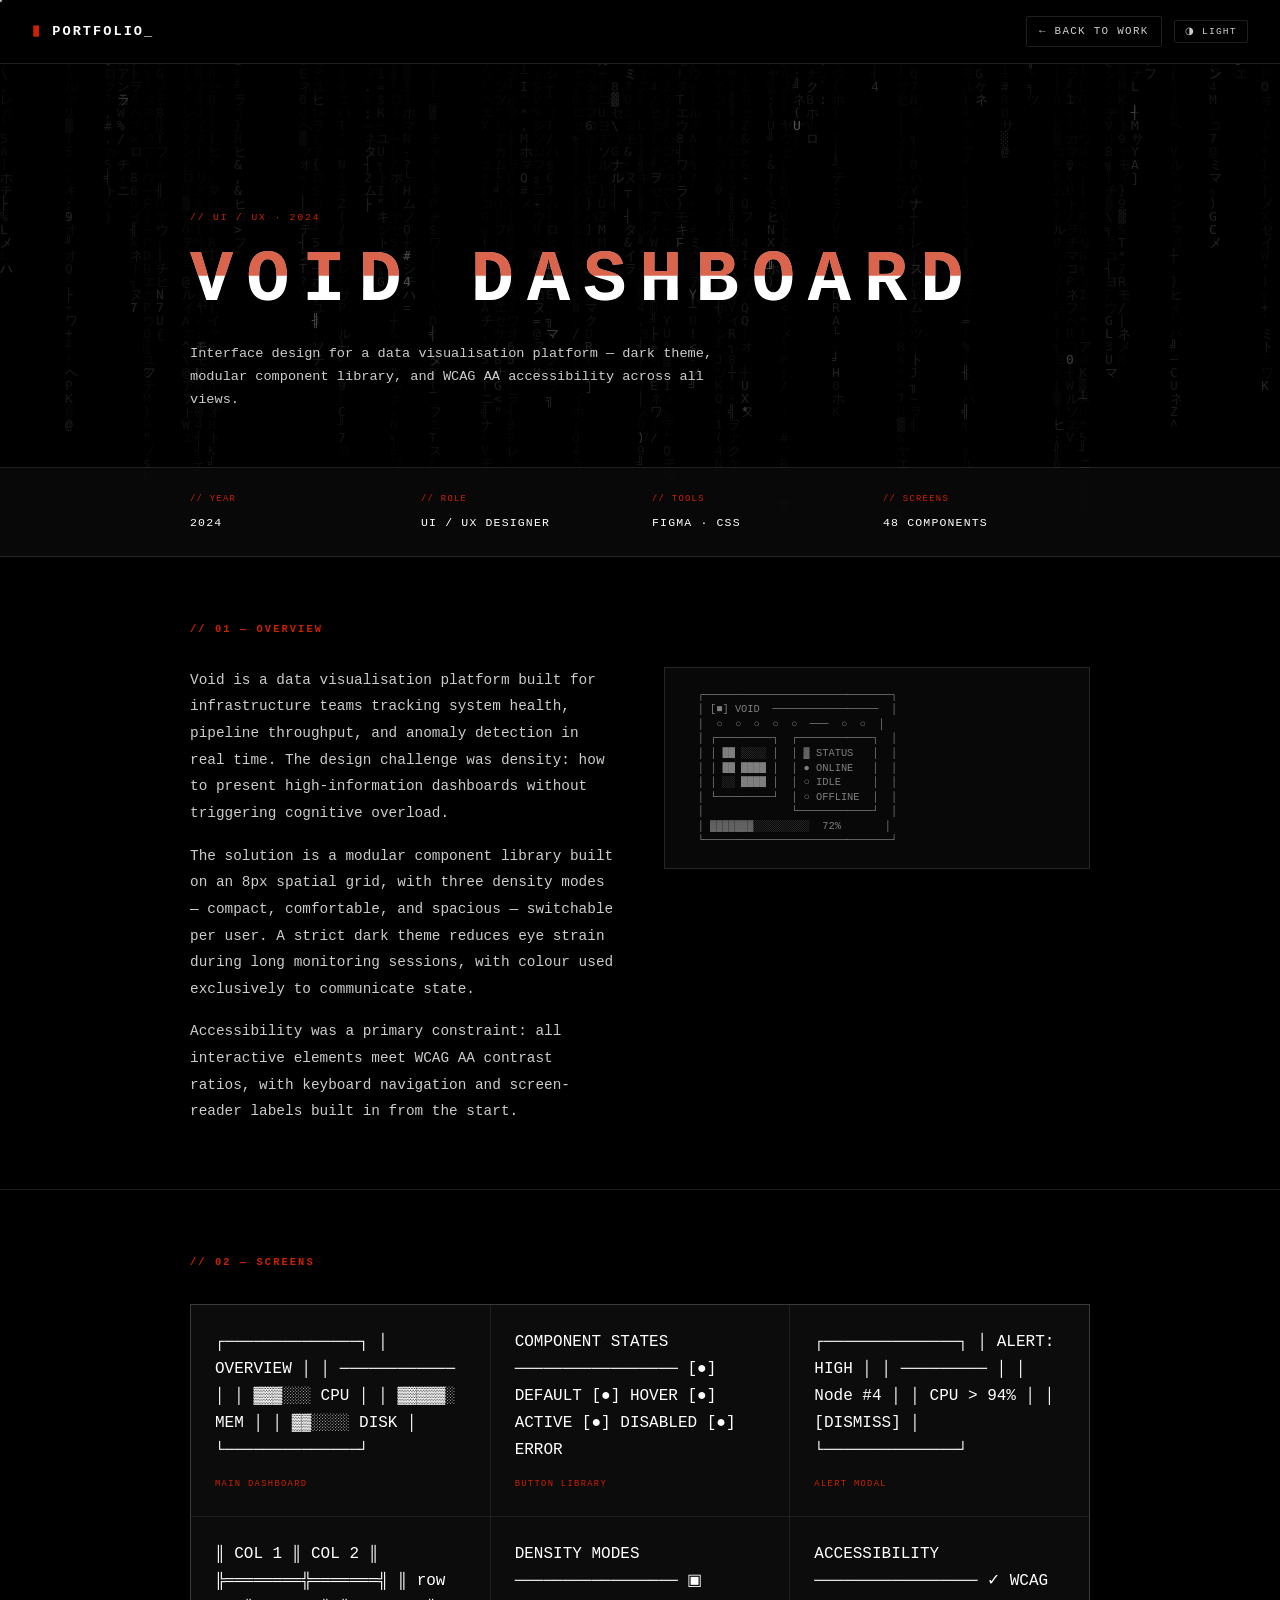
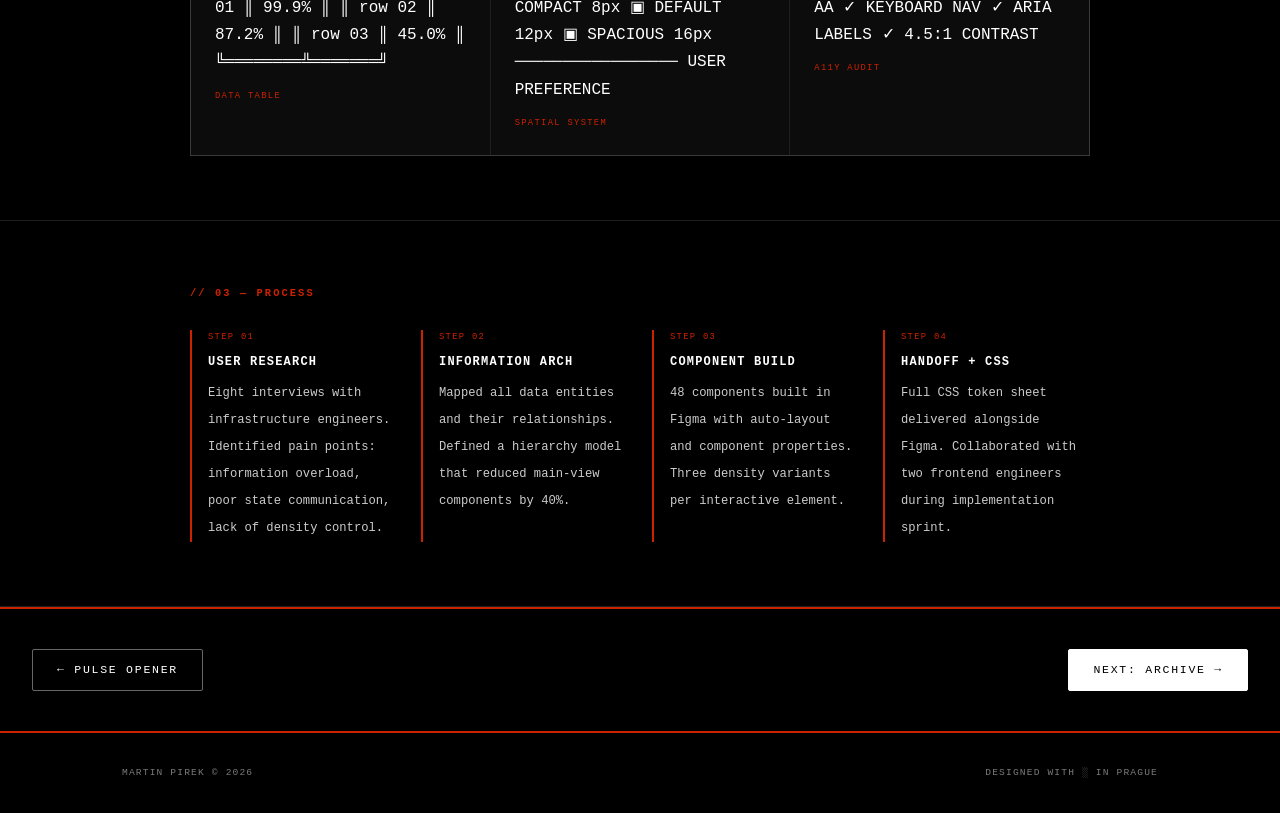
<file: projects/void-dashboard.html>
<!DOCTYPE html>
<html lang="en" data-page="project">
<head>
  <meta charset="UTF-8" />
  <meta name="viewport" content="width=device-width, initial-scale=1.0" />
  <title>Void Dashboard — Martin Pirek</title>
  <link rel="stylesheet" href="../style.css?v=2" />
</head>
<body>

  <canvas id="matrix-canvas"></canvas>

  <nav id="navbar">
    <a href="../index.html" class="nav-brand"><span class="nav-cursor">▮</span> PORTFOLIO_</a>
    <div style="display:flex;gap:0.75rem;align-items:center;">
      <a href="../index.html#work" class="nav-back">← BACK TO WORK</a>
      <button class="theme-toggle" id="theme-toggle" aria-label="Toggle light/dark mode">
        <span id="theme-label">◑ LIGHT</span>
      </button>
    </div>
  </nav>

  <main>

    <!-- HERO -->
    <section class="project-hero">
      <div class="project-hero-inner">
        <span class="project-cat">// UI / UX · 2024</span>
        <h1 class="project-title glitch" data-text="VOID DASHBOARD">VOID DASHBOARD</h1>
        <p class="project-tagline">Interface design for a data visualisation platform — dark theme, modular component library, and WCAG AA accessibility across all views.</p>
      </div>
    </section>

    <!-- META -->
    <div class="project-meta-bar">
      <div class="meta-grid">
        <div><span class="meta-label">// YEAR</span><span class="meta-value">2024</span></div>
        <div><span class="meta-label">// ROLE</span><span class="meta-value">UI / UX DESIGNER</span></div>
        <div><span class="meta-label">// TOOLS</span><span class="meta-value">FIGMA · CSS</span></div>
        <div><span class="meta-label">// SCREENS</span><span class="meta-value">48 COMPONENTS</span></div>
      </div>
    </div>

    <!-- OVERVIEW -->
    <section class="project-section">
      <div class="project-section-inner">
        <h2 class="project-section-title">// 01 — OVERVIEW</h2>
        <div class="project-body">
          <div>
            <p>Void is a data visualisation platform built for infrastructure teams tracking system health, pipeline throughput, and anomaly detection in real time. The design challenge was density: how to present high-information dashboards without triggering cognitive overload.</p>
            <p>The solution is a modular component library built on an 8px spatial grid, with three density modes — compact, comfortable, and spacious — switchable per user. A strict dark theme reduces eye strain during long monitoring sessions, with colour used exclusively to communicate state.</p>
            <p>Accessibility was a primary constraint: all interactive elements meet WCAG AA contrast ratios, with keyboard navigation and screen-reader labels built in from the start.</p>
          </div>
          <pre class="project-ascii-block">
  ┌──────────────────────────────┐
  │ [■] VOID  ─────────────────  │
  │  ○  ○  ○  ○  ○  ───  ○  ○  │
  │ ┌─────────┐  ┌────────────┐  │
  │ │ ██ ░░░░ │  │ ▓ STATUS   │  │
  │ │ ██ ████ │  │ ● ONLINE   │  │
  │ │ ░░ ████ │  │ ○ IDLE     │  │
  │ └─────────┘  │ ○ OFFLINE  │  │
  │              └────────────┘  │
  │ ▓▓▓▓▓▓▓░░░░░░░░░  72%       │
  └──────────────────────────────┘</pre>
        </div>
      </div>
    </section>

    <!-- SCREENS -->
    <section class="project-section">
      <div class="project-section-inner">
        <h2 class="project-section-title">// 02 — SCREENS</h2>
        <div class="gallery-grid">
          <div class="gallery-item">  ┌──────────────┐
  │ OVERVIEW     │
  │ ──────────── │
  │ ▓▓▓░░░  CPU  │
  │ ▓▓▓▓▓░  MEM  │
  │ ▓▓░░░░  DISK │
  └──────────────┘<span class="gallery-item-label">MAIN DASHBOARD</span></div>
          <div class="gallery-item">  COMPONENT STATES
  ─────────────────
  [●] DEFAULT
  [●] HOVER
  [●] ACTIVE
  [●] DISABLED
  [●] ERROR
  <span class="gallery-item-label">BUTTON LIBRARY</span></div>
          <div class="gallery-item">  ┌──────────────┐
  │ ALERT: HIGH  │
  │ ─────────    │
  │ Node #4      │
  │ CPU > 94%    │
  │ [DISMISS]    │
  └──────────────┘<span class="gallery-item-label">ALERT MODAL</span></div>
          <div class="gallery-item">  ║ COL 1  ║ COL 2 ║
  ╠════════╬═══════╣
  ║ row 01 ║ 99.9% ║
  ║ row 02 ║ 87.2% ║
  ║ row 03 ║ 45.0% ║
  ╚════════╩═══════╝<span class="gallery-item-label">DATA TABLE</span></div>
          <div class="gallery-item">  DENSITY MODES
  ─────────────────
  ▣ COMPACT   8px
  ▣ DEFAULT  12px
  ▣ SPACIOUS 16px
  ─────────────────
  USER PREFERENCE<span class="gallery-item-label">SPATIAL SYSTEM</span></div>
          <div class="gallery-item">  ACCESSIBILITY
  ─────────────────
  ✓ WCAG AA
  ✓ KEYBOARD NAV
  ✓ ARIA LABELS
  ✓ 4.5:1 CONTRAST
  <span class="gallery-item-label">A11Y AUDIT</span></div>
        </div>
      </div>
    </section>

    <!-- PROCESS -->
    <section class="project-section">
      <div class="project-section-inner">
        <h2 class="project-section-title">// 03 — PROCESS</h2>
        <div class="process-steps">
          <div class="process-step">
            <span class="step-num">STEP 01</span>
            <span class="step-title">USER RESEARCH</span>
            <span class="step-desc">Eight interviews with infrastructure engineers. Identified pain points: information overload, poor state communication, lack of density control.</span>
          </div>
          <div class="process-step">
            <span class="step-num">STEP 02</span>
            <span class="step-title">INFORMATION ARCH</span>
            <span class="step-desc">Mapped all data entities and their relationships. Defined a hierarchy model that reduced main-view components by 40%.</span>
          </div>
          <div class="process-step">
            <span class="step-num">STEP 03</span>
            <span class="step-title">COMPONENT BUILD</span>
            <span class="step-desc">48 components built in Figma with auto-layout and component properties. Three density variants per interactive element.</span>
          </div>
          <div class="process-step">
            <span class="step-num">STEP 04</span>
            <span class="step-title">HANDOFF + CSS</span>
            <span class="step-desc">Full CSS token sheet delivered alongside Figma. Collaborated with two frontend engineers during implementation sprint.</span>
          </div>
        </div>
      </div>
    </section>

    <!-- PROJECT NAV -->
    <div class="project-nav-footer">
      <a href="pulse-opener.html" class="btn-ghost">← PULSE OPENER</a>
      <a href="archive.html" class="btn-primary">NEXT: ARCHIVE →</a>
    </div>

  </main>

  <footer class="site-footer">
    <div class="footer-inner">
      <div class="footer-bottom">
        <span>MARTIN PIREK © 2026</span>
        <span>DESIGNED WITH ░ IN PRAGUE</span>
      </div>
    </div>
  </footer>

  <script src="../script.js?v=2"></script>
</body>
</html>
</file>
<file: style.css>
/* ═══════════════════════════════════════════════════════════
   PORTFOLIO — MATRIX WHITE/BLACK THEME
   ═══════════════════════════════════════════════════════════ */

/* ─── RESET & TOKENS ─────────────────────────────────────── */
*, *::before, *::after {
  margin: 0;
  padding: 0;
  box-sizing: border-box;
}

:root {
  --bg:         #000000;
  --surface:    rgba(10, 10, 10, 0.88);
  --surface-2:  rgba(20, 20, 20, 0.92);
  --border:     rgba(255, 255, 255, 0.12);
  --border-hi:  rgba(255, 255, 255, 0.4);
  --text:       #ffffff;
  --text-dim:   rgba(255, 255, 255, 0.8);
  --text-faint: rgba(255, 255, 255, 0.48);
  --accent:     #ffffff;
  --red:        #cc2200;
  --mono:       'Courier New', 'Courier', monospace;
  --nav-h:      64px;
  --radius:     2px;
}

html {
  scroll-behavior: smooth;
  scroll-padding-top: var(--nav-h);
  background: var(--bg);
  color: var(--text);
  font-family: var(--mono);
  font-size: 16px;
  line-height: 1.7;
  -webkit-font-smoothing: antialiased;
}

body {
  overflow-x: hidden;
  min-height: 100vh;
}

a { color: inherit; text-decoration: none; }
ul { list-style: none; }
img { display: block; max-width: 100%; }

/* ─── LIGHT MODE TOKENS ──────────────────────────────────── */
html[data-theme="light"] {
  --bg:         #f5f5f0;
  --surface:    rgba(235, 235, 230, 0.92);
  --surface-2:  rgba(220, 220, 215, 0.96);
  --border:     rgba(0, 0, 0, 0.1);
  --border-hi:  rgba(0, 0, 0, 0.35);
  --text:       #000000;
  --text-dim:   rgba(0, 0, 0, 0.78);
  --text-faint: rgba(0, 0, 0, 0.52);
  --accent:     #000000;
  --red:        #cc2200;
}

html[data-theme="light"] body { background: var(--bg); }

html[data-theme="light"] #navbar {
  background: rgba(245, 245, 240, 0.88);
}

html[data-theme="light"] .btn-primary {
  background: #000;
  color: #fff;
  border-color: #000;
}

html[data-theme="light"] .btn-primary:hover {
  background: transparent;
  color: #000;
}

html[data-theme="light"] .btn-submit:hover {
  background: #000;
  color: #fff;
  border-color: #000;
}

/* ─── SCROLLBAR ──────────────────────────────────────────── */
::-webkit-scrollbar              { width: 6px; }
::-webkit-scrollbar-track        { background: #000; }
::-webkit-scrollbar-thumb        { background: #333; border-radius: 0; }
::-webkit-scrollbar-thumb:hover  { background: #555; }

html[data-theme="light"] ::-webkit-scrollbar-track { background: #f5f5f0; }
html[data-theme="light"] ::-webkit-scrollbar-thumb { background: #bbb; }
html[data-theme="light"] ::-webkit-scrollbar-thumb:hover { background: #888; }

/* ─── MATRIX CANVAS ──────────────────────────────────────── */
#matrix-canvas {
  position: fixed;
  inset: 0;
  z-index: 0;
  pointer-events: none;
  opacity: 0.38;
}

/* ─── NAV ────────────────────────────────────────────────── */
#navbar {
  position: fixed;
  top: 0;
  left: 0;
  right: 0;
  z-index: 100;
  height: var(--nav-h);
  display: flex;
  align-items: center;
  justify-content: space-between;
  padding: 0 2rem;
  background: rgba(0, 0, 0, 0.85);
  border-bottom: 1px solid var(--border);
  backdrop-filter: blur(8px);
  -webkit-backdrop-filter: blur(8px);
  transition: border-color 0.3s;
}

#navbar.scrolled {
  border-bottom-color: var(--border-hi);
}

.nav-brand {
  font-size: 0.85rem;
  font-weight: bold;
  letter-spacing: 0.15em;
  white-space: nowrap;
  color: var(--text);
}

.nav-cursor {
  animation: blink 1s step-end infinite;
  color: var(--red);
}

.nav-links {
  display: flex;
  gap: 0.25rem;
}

.nav-link {
  padding: 0.35rem 0.75rem;
  font-size: 0.72rem;
  letter-spacing: 0.12em;
  color: var(--text-dim);
  border: 1px solid transparent;
  border-radius: var(--radius);
  transition: color 0.2s, border-color 0.2s, background 0.2s;
}

.nav-link:hover,
.nav-link.active {
  color: var(--red);
  border-color: var(--red);
  background: rgba(204,34,0,0.06);
}

.nav-toggle {
  display: none;
  flex-direction: column;
  gap: 5px;
  cursor: pointer;
  background: none;
  border: none;
  padding: 4px;
}

.nav-toggle span {
  display: block;
  width: 24px;
  height: 1px;
  background: var(--text);
  transition: transform 0.3s, opacity 0.3s;
}

/* ── Theme toggle ── */
.theme-toggle {
  background: transparent;
  border: 1px solid var(--border);
  color: var(--text-dim);
  font-family: var(--mono);
  font-size: 0.6rem;
  letter-spacing: 0.12em;
  padding: 0.3rem 0.65rem;
  border-radius: var(--radius);
  cursor: pointer;
  white-space: nowrap;
  transition: color 0.2s, border-color 0.2s, background 0.2s;
}

.theme-toggle:hover {
  color: var(--text);
  border-color: var(--border-hi);
  background: rgba(128,128,128,0.08);
}

/* ─── SECTIONS ───────────────────────────────────────────── */
.section {
  position: relative;
  z-index: 1;
  min-height: 100vh;
  display: flex;
  align-items: center;
}

.section-inner {
  width: 100%;
  max-width: 1100px;
  margin: 0 auto;
  padding: 6rem 2rem;
}

.section-header {
  display: flex;
  align-items: center;
  gap: 1.25rem;
  margin-bottom: 3.5rem;
}

.section-index {
  font-size: 0.72rem;
  color: var(--red);
  letter-spacing: 0.1em;
  white-space: nowrap;
}

.section-title {
  font-size: 1.6rem;
  font-weight: bold;
  letter-spacing: 0.25em;
  white-space: nowrap;
}

.section-line {
  flex: 1;
  height: 1px;
  background: linear-gradient(to right, var(--red), var(--border));
}

/* ─── HERO ───────────────────────────────────────────────── */
.hero-section {
  background: transparent;
  padding-top: var(--nav-h);
}

.hero-inner {
  width: 100%;
  max-width: 900px;
  margin: 0 auto;
  padding: 0 2rem;
  display: flex;
  flex-direction: column;
  align-items: flex-start;
  gap: 1.5rem;
}

.ascii-badge {
  font-size: 0.7rem;
  line-height: 1.4;
  color: var(--text-dim);
  white-space: pre;
  overflow-x: auto;
}

/* ── Glitch Effect ── */
.hero-name {
  font-size: clamp(3rem, 9vw, 6.5rem);
  font-weight: bold;
  letter-spacing: 0.15em;
  line-height: 1;
  position: relative;
  cursor: default;
}

.glitch {
  position: relative;
}

.glitch::before,
.glitch::after {
  content: attr(data-text);
  position: absolute;
  top: 0;
  left: 0;
  width: 100%;
  height: 100%;
  pointer-events: none;
}

.glitch::before {
  color: rgba(204, 34, 0, 0.7);
  clip-path: polygon(0 0, 100% 0, 100% 42%, 0 42%);
  animation: glitch-top 3.5s infinite;
}

.glitch::after {
  color: rgba(255,255,255,0.4);
  clip-path: polygon(0 58%, 100% 58%, 100% 100%, 0 100%);
  animation: glitch-bot 3.5s infinite;
}

@keyframes glitch-top {
  0%, 92%, 100% { transform: translate(0); opacity: 0; }
  93%            { transform: translate(-3px, -1px); opacity: 1; }
  95%            { transform: translate(3px, 1px);  opacity: 1; }
  97%            { transform: translate(-2px, 0);   opacity: 1; }
  99%            { transform: translate(0);          opacity: 0; }
}

@keyframes glitch-bot {
  0%, 92%, 100% { transform: translate(0); opacity: 0; }
  94%            { transform: translate(3px, 1px);  opacity: 1; }
  96%            { transform: translate(-3px, 0);   opacity: 1; }
  98%            { transform: translate(2px, -1px); opacity: 1; }
  99%            { transform: translate(0);          opacity: 0; }
}

.hero-tags {
  display: flex;
  align-items: center;
  gap: 0.75rem;
  flex-wrap: wrap;
}

.tag {
  font-size: 0.65rem;
  letter-spacing: 0.18em;
  color: var(--text-dim);
  border: 1px solid var(--border);
  padding: 0.25rem 0.6rem;
  border-radius: var(--radius);
}

.tag-sep {
  color: var(--text-faint);
  font-size: 0.65rem;
}

.hero-sub {
  font-size: 0.8rem;
  color: var(--text-dim);
  letter-spacing: 0.05em;
  min-height: 1.4em;
}

.hero-sub::after {
  content: '▌';
  animation: blink 0.75s step-end infinite;
  margin-left: 2px;
}

.hero-cta {
  display: flex;
  gap: 1rem;
  flex-wrap: wrap;
  padding-top: 0.5rem;
}

/* Buttons */
.btn-primary, .btn-ghost {
  display: inline-block;
  padding: 0.65rem 1.5rem;
  font-family: var(--mono);
  font-size: 0.72rem;
  letter-spacing: 0.15em;
  border-radius: var(--radius);
  transition: background 0.2s, color 0.2s, border-color 0.2s, box-shadow 0.2s;
  cursor: pointer;
}

.btn-primary {
  background: #fff;
  color: #000;
  border: 1px solid #fff;
}

.btn-primary:hover {
  background: transparent;
  color: #fff;
  box-shadow: 0 0 18px rgba(255,255,255,0.15);
}

.btn-ghost {
  background: transparent;
  color: var(--text);
  border: 1px solid var(--border-hi);
}

.btn-ghost:hover {
  border-color: #fff;
  box-shadow: 0 0 18px rgba(255,255,255,0.1);
}

.hero-scroll-hint {
  display: flex;
  flex-direction: column;
  align-items: flex-start;
  gap: 0.5rem;
  margin-top: 2rem;
  font-size: 0.6rem;
  letter-spacing: 0.2em;
  color: var(--text-faint);
}

.scroll-line {
  width: 1px;
  height: 40px;
  background: var(--border);
  position: relative;
  overflow: hidden;
}

.scroll-line::after {
  content: '';
  position: absolute;
  top: -100%;
  left: 0;
  width: 100%;
  height: 100%;
  background: var(--text);
  animation: scroll-drop 2s ease-in-out infinite;
}

@keyframes scroll-drop {
  0%   { top: -100%; }
  100% { top: 100%;  }
}

/* ─── ABOUT ──────────────────────────────────────────────── */
.about-section {
  background: var(--surface);
  border-top:    1px solid var(--border);
  border-bottom: 1px solid var(--border);
}

.about-grid {
  display: grid;
  grid-template-columns: 280px 1fr;
  gap: 4rem;
  align-items: start;
}

.portrait-emoji-wrap {
  border: 1px solid var(--border);
  overflow: hidden;
  background: var(--surface-2);
  display: flex;
  flex-direction: column;
}

.portrait-photo {
  width: 100%;
  display: block;
  object-fit: cover;
}

html:not([data-theme="light"]) .portrait-light { display: none; }
html[data-theme="light"]       .portrait-dark  { display: none; }

.portrait-label {
  display: flex;
  flex-direction: column;
  align-items: center;
  gap: 0.2rem;
  padding: 0.75rem 1rem;
  font-size: 0.62rem;
  letter-spacing: 0.15em;
  color: var(--text-dim);
  border-top: 1px solid var(--border);
}

.about-stats {
  display: flex;
  gap: 1.5rem;
  margin-top: 1.5rem;
}

.stat {
  display: flex;
  flex-direction: column;
}

.stat-num {
  font-size: 1.4rem;
  font-weight: bold;
  letter-spacing: 0.05em;
  color: var(--red);
}

.stat-label {
  font-size: 0.6rem;
  color: var(--text-faint);
  letter-spacing: 0.12em;
  margin-top: 0.1rem;
}

.about-text p {
  color: var(--text-dim);
  margin-bottom: 1rem;
  font-size: 0.9rem;
  line-height: 1.75;
}

.about-text p strong {
  color: var(--text);
}

.about-intro {
  font-size: 0.9rem !important;
  color: var(--text) !important;
}

.skills-block {
  margin-top: 2rem;
}

.skills-title {
  font-size: 0.7rem;
  letter-spacing: 0.15em;
  color: var(--text-faint);
  margin-bottom: 1rem;
  font-weight: normal;
}

.skills-grid {
  display: grid;
  grid-template-columns: 1fr 1fr;
  gap: 0.75rem 2rem;
}

.skill-item {
  display: flex;
  flex-direction: column;
  gap: 0.3rem;
}

.skill-name {
  font-size: 0.62rem;
  letter-spacing: 0.1em;
  color: var(--text-dim);
}

.skill-bar {
  width: 100%;
  height: 2px;
  background: var(--border);
  border-radius: 0;
  overflow: hidden;
}

.skill-fill {
  height: 100%;
  width: var(--fill);
  background: var(--text);
  transform: scaleX(0);
  transform-origin: left;
  transition: transform 1s cubic-bezier(0.16, 1, 0.3, 1);
}

.skill-fill.animated {
  transform: scaleX(1);
}

/* ─── WORK ───────────────────────────────────────────────── */
.work-section {
  background: var(--bg);
}

.work-grid {
  display: grid;
  grid-template-columns: repeat(3, 1fr);
  gap: 1px;
  border: 1px solid var(--border);
}

.project-card {
  position: relative;
  padding: 1.5rem;
  border-right: 1px solid var(--border);
  border-bottom: 1px solid var(--border);
  background: var(--surface);
  overflow: hidden;
  transition: background 0.3s;
  cursor: pointer;
}

.project-card:nth-child(3n) {
  border-right: none;
}

.project-card {
  cursor: pointer;
}

.project-card.featured {
  grid-column: span 2;
  border-left: 3px solid var(--red);
}

.project-card.featured-full {
  grid-column: span 3;
  border-left: 3px solid var(--red);
}

.project-card:hover {
  background: var(--surface-2);
}

/* grain overlay */
.card-noise {
  position: absolute;
  inset: 0;
  opacity: 0;
  background-image: url("data:image/svg+xml,%3Csvg xmlns='http://www.w3.org/2000/svg' width='200' height='200'%3E%3Cfilter id='n'%3E%3CfeTurbulence type='fractalNoise' baseFrequency='0.65' numOctaves='3' stitchTiles='stitch'/%3E%3C/filter%3E%3Crect width='200' height='200' filter='url(%23n)' opacity='0.2'/%3E%3C/svg%3E");
  transition: opacity 0.3s;
  pointer-events: none;
}

.project-card:hover .card-noise {
  opacity: 1;
}

.card-top {
  display: flex;
  justify-content: space-between;
  align-items: center;
  margin-bottom: 0.75rem;
}

.card-tag {
  font-size: 0.58rem;
  letter-spacing: 0.15em;
  color: var(--red);
  color: var(--text-faint);
  border: 1px solid var(--border);
  padding: 0.15rem 0.45rem;
}

.card-year {
  font-size: 0.58rem;
  color: var(--text-faint);
}

.card-ascii {
  font-size: 0.62rem;
  line-height: 1.35;
  color: var(--text-dim);
  margin-bottom: 0.75rem;
  white-space: pre;
  overflow-x: auto;
}

.card-title {
  font-size: 0.9rem;
  letter-spacing: 0.1em;
  margin-bottom: 0.5rem;
  font-weight: bold;
}

.card-desc {
  font-size: 0.78rem;
  color: var(--text-dim);
  line-height: 1.6;
  margin-bottom: 1rem;
}

.card-link {
  font-size: 0.62rem;
  letter-spacing: 0.15em;
  color: var(--red);
  border-bottom: 1px solid rgba(204, 34, 0, 0.3);
  padding-bottom: 1px;
  transition: color 0.2s, border-color 0.2s;
}

.card-link:hover {
  color: var(--red);
  border-color: var(--red);
  filter: brightness(1.2);
}

/* ─── CONTACT ────────────────────────────────────────────── */
.contact-section {
  background: var(--surface);
  border-top: 1px solid var(--border);
}

.contact-grid {
  display: grid;
  grid-template-columns: 360px 1fr;
  gap: 4rem;
  align-items: start;
}

.ascii-terminal {
  font-size: 0.65rem;
  line-height: 1.45;
  color: var(--text-dim);
  white-space: pre;
}

.contact-links {
  display: flex;
  flex-direction: column;
  flex-wrap: wrap;
  gap: 0.5rem;
  margin-top: 1.25rem;
}

.social-link {
  font-size: 0.68rem;
  letter-spacing: 0.12em;
  color: var(--text-faint);
  border-bottom: 1px solid transparent;
  padding-bottom: 1px;
  transition: color 0.2s, border-color 0.2s;
  width: fit-content;
}

.social-link:hover {
  color: var(--red);
  border-color: var(--red);
}

@media (max-width: 480px) {
  .contact-links {
    flex-direction: row;
    gap: 0.75rem 1.25rem;
  }
}

/* ── Form ── */
.contact-form {
  display: flex;
  flex-direction: column;
  gap: 1.5rem;
}

.form-field {
  display: flex;
  flex-direction: column;
  gap: 0.5rem;
}

.form-field label {
  font-size: 0.65rem;
  letter-spacing: 0.15em;
  color: var(--text-faint);
}

.input-wrap {
  display: flex;
  align-items: center;
  border-bottom: 1px solid var(--border);
  transition: border-color 0.2s;
}

.input-wrap:focus-within {
  border-color: var(--text);
}

.textarea-wrap {
  align-items: flex-start;
}

.input-prefix {
  font-size: 1rem;
  color: var(--red);
  padding-right: 0.5rem;
  flex-shrink: 0;
  line-height: 1;
  padding-top: 0.6rem;
}

.contact-form input,
.contact-form textarea {
  flex: 1;
  background: transparent;
  border: none;
  outline: none;
  color: var(--text);
  font-family: var(--mono);
  font-size: 0.82rem;
  padding: 0.55rem 0;
  caret-color: var(--text);
  resize: none;
  line-height: 1.6;
}

.contact-form input::placeholder,
.contact-form textarea::placeholder {
  color: var(--text-faint);
}

.btn-submit {
  background: transparent;
  color: var(--text);
  border: 1px solid var(--border-hi);
  padding: 0.75rem 2rem;
  font-family: var(--mono);
  font-size: 0.72rem;
  letter-spacing: 0.2em;
  cursor: pointer;
  border-radius: var(--radius);
  transition: background 0.2s, color 0.2s, border-color 0.2s, box-shadow 0.2s;
  width: fit-content;
  position: relative;
  overflow: hidden;
}

.btn-submit:hover {
  background: var(--red);
  color: #fff;
  border-color: var(--red);
  border-color: #fff;
  box-shadow: 0 0 24px rgba(255,255,255,0.12);
}

.btn-submit:disabled {
  opacity: 0.5;
  cursor: not-allowed;
}

a.mailto-btn {
  display: inline-block;
  text-decoration: none;
  font-size: 1rem;
  padding: 1.25rem 3rem;
  letter-spacing: 0.25em;
}

.form-feedback {
  font-size: 0.7rem;
  letter-spacing: 0.08em;
  min-height: 1.4em;
  transition: color 0.3s;
}

.form-feedback.success { color: #fff; }
.form-feedback.error   { color: rgba(255,255,255,0.5); }

/* ─── FOOTER ─────────────────────────────────────────────── */
.site-footer {
  position: relative;
  z-index: 1;
  border-top: 2px solid var(--red);
  background: var(--bg);
}

.footer-inner {
  max-width: 1100px;
  margin: 0 auto;
  padding: 2rem;
}

.footer-ascii {
  font-size: 0.55rem;
  line-height: 1.4;
  color: var(--text-faint);
  white-space: pre;
  overflow-x: auto;
  margin-bottom: 1rem;
}

.footer-bottom {
  display: flex;
  justify-content: space-between;
  align-items: center;
  font-size: 0.6rem;
  letter-spacing: 0.12em;
  color: var(--text-faint);
}

/* ─── ANIMATIONS ─────────────────────────────────────────── */
@keyframes blink {
  0%, 100% { opacity: 1; }
  50%       { opacity: 0; }
}

/* Reveal on scroll */
.reveal {
  opacity: 0;
  transform: translateY(20px);
  transition: opacity 0.7s ease, transform 0.7s ease;
}

.reveal.visible {
  opacity: 1;
  transform: translateY(0);
}

/* ─── RESPONSIVE ─────────────────────────────────────────── */
@media (max-width: 960px) {
  .work-grid {
    grid-template-columns: repeat(2, 1fr);
  }

  .project-card.featured,
  .project-card.featured-full {
    grid-column: span 2;
  }

  .project-card:nth-child(3n) {
    border-right: 1px solid var(--border);
  }

  .project-card:nth-child(2n) {
    border-right: none;
  }

  .about-grid,
  .contact-grid {
    grid-template-columns: 1fr;
    gap: 2.5rem;
  }
}

@media (max-width: 640px) {
  #navbar { padding: 0 1.25rem; }

  .nav-links {
    display: none;
    position: fixed;
    top: var(--nav-h);
    left: 0;
    right: 0;
    background: rgba(0,0,0,0.97);
    border-bottom: 1px solid var(--border);
    flex-direction: column;
    align-items: flex-start;
    padding: 1rem 1.25rem 1.5rem;
    gap: 0.25rem;
  }

  .nav-links.open { display: flex; }
  .nav-toggle      { display: flex; }

  .hero-inner,
  .section-inner { padding: 0 1.25rem; }

  .section-inner { padding-top: 4rem; padding-bottom: 4rem; }

  .ascii-badge { font-size: 0.55rem; }

  .skills-grid { grid-template-columns: 1fr; }

  .work-grid {
    grid-template-columns: 1fr;
    border: none;
    gap: 1px;
  }

  .project-card,
  .project-card.featured,
  .project-card.featured-full {
    grid-column: span 1;
    border-right: 1px solid var(--border);
  }

  .footer-bottom {
    flex-direction: column;
    gap: 0.5rem;
    text-align: center;
  }
}

/* ═══════════════════════════════════════════════════════════
   PROJECT SUBPAGES
   ═══════════════════════════════════════════════════════════ */

.nav-back {
  font-size: 0.68rem;
  letter-spacing: 0.12em;
  color: var(--text-dim);
  border: 1px solid var(--border);
  padding: 0.3rem 0.75rem;
  border-radius: var(--radius);
  transition: color 0.2s, border-color 0.2s;
}
.nav-back:hover {
  color: var(--red);
  border-color: var(--red);
}

/* ── Project page: rain only at the top ── */
html[data-page="project"] #matrix-canvas {
  -webkit-mask-image: linear-gradient(to bottom, black 40%, transparent 72%);
  mask-image:         linear-gradient(to bottom, black 40%, transparent 72%);
}

html[data-page="project"] .project-section,
html[data-page="project"] .project-nav-footer,
html[data-page="project"] .site-footer {
  background: var(--bg);
}

/* ── Project Hero ── */
.project-hero {
  position: relative;
  z-index: 1;
  min-height: 52vh;
  display: flex;
  align-items: flex-end;
  padding: calc(var(--nav-h) + 4rem) 2rem 3.5rem;
  border-bottom: 1px solid var(--border);
}

.project-hero-inner {
  max-width: 900px;
  margin: 0 auto;
  width: 100%;
}

.project-cat {
  display: inline-block;
  font-size: 0.6rem;
  letter-spacing: 0.2em;
  color: var(--red);
  margin-bottom: 1rem;
}

.project-title {
  font-size: clamp(2rem, 6vw, 4.5rem);
  font-weight: bold;
  letter-spacing: 0.18em;
  line-height: 1.1;
  margin-bottom: 1.25rem;
}

.project-tagline {
  font-size: 0.85rem;
  color: var(--text-dim);
  max-width: 560px;
  line-height: 1.7;
}

/* ── Meta bar ── */
.project-meta-bar {
  position: relative;
  z-index: 1;
  background: var(--surface);
  border-bottom: 1px solid var(--border);
  padding: 1.5rem 2rem;
}

.meta-grid {
  max-width: 900px;
  margin: 0 auto;
  display: grid;
  grid-template-columns: repeat(4, 1fr);
  gap: 1.5rem;
}

.meta-label {
  display: block;
  font-size: 0.55rem;
  letter-spacing: 0.15em;
  color: var(--red);
  margin-bottom: 0.35rem;
}

.meta-value {
  display: block;
  font-size: 0.72rem;
  letter-spacing: 0.1em;
  color: var(--text);
}

/* ── Project sections ── */
.project-section {
  position: relative;
  z-index: 1;
  padding: 4rem 2rem;
  border-bottom: 1px solid var(--border);
}

.project-section-inner {
  max-width: 900px;
  margin: 0 auto;
}

.project-section-title {
  font-size: 0.65rem;
  letter-spacing: 0.2em;
  color: var(--red);
  margin-bottom: 1.75rem;
}

.project-body {
  display: grid;
  grid-template-columns: 1fr 1fr;
  gap: 3rem;
  align-items: start;
}

.project-body p {
  font-size: 0.9rem;
  color: var(--text-dim);
  line-height: 1.85;
  margin-bottom: 1rem;
}

.project-body p:last-child { margin-bottom: 0; }

.project-ascii-block {
  font-size: 0.65rem;
  line-height: 1.4;
  color: var(--text-faint);
  border: 1px solid var(--border);
  padding: 1.25rem;
  white-space: pre;
  overflow-x: auto;
  background: var(--surface);
}

/* ── Gallery grid ── */
.gallery-grid {
  display: grid;
  grid-template-columns: repeat(3, 1fr);
  gap: 1px;
  background: var(--border);
  border: 1px solid var(--border);
  margin-top: 2rem;
}

/* ── Image placeholders ── */
.card-img-placeholder {
  width: 100%;
  aspect-ratio: 3 / 2;
  background: var(--surface-2);
  border: 1px dashed var(--border-hi);
  display: flex;
  align-items: center;
  justify-content: center;
  margin-bottom: 0.75rem;
  overflow: hidden;
}

.card-img-placeholder::after {
  content: '[ IMG ]';
  font-size: 0.55rem;
  letter-spacing: 0.22em;
  color: var(--text-faint);
}

.card-img-placeholder img {
  width: 100%;
  height: 100%;
  object-fit: cover;
  display: block;
}

.card-img-placeholder:has(img)::after { display: none; }

.gallery-img-placeholder {
  width: 100%;
  aspect-ratio: 4 / 3;
  background: var(--surface-2);
  border: 1px dashed var(--border-hi);
  display: flex;
  align-items: center;
  justify-content: center;
  margin-bottom: 0.75rem;
  overflow: hidden;
}

.gallery-img-placeholder::after {
  content: '[ IMG ]';
  font-size: 0.55rem;
  letter-spacing: 0.22em;
  color: var(--text-faint);
}

.gallery-img-placeholder img {
  width: 100%;
  height: 100%;
  object-fit: cover;
  display: block;
}

.gallery-img-placeholder:has(img)::after { display: none; }

.gallery-item {
  background: var(--surface);
  padding: 1.5rem;
  display: flex;
  flex-direction: column;
  overflow: hidden;
  transition: background 0.2s, color 0.2s;
}

.gallery-item:hover {
  background: var(--surface-2);
  color: var(--text-dim);
}

.gallery-item-label {
  display: block;
  font-size: 0.55rem;
  letter-spacing: 0.15em;
  color: var(--red);
  margin-top: 0.75rem;
  white-space: normal;
}

/* ── Process steps ── */
.process-steps {
  display: grid;
  grid-template-columns: repeat(auto-fit, minmax(180px, 1fr));
  gap: 1.5rem;
  margin-top: 1.5rem;
}

.process-step {
  border-left: 2px solid var(--red);
  padding-left: 1rem;
}

.step-num {
  display: block;
  font-size: 0.55rem;
  letter-spacing: 0.15em;
  color: var(--red);
  margin-bottom: 0.4rem;
}

.step-title {
  display: block;
  font-size: 0.75rem;
  letter-spacing: 0.1em;
  font-weight: bold;
  margin-bottom: 0.4rem;
}

.step-desc {
  font-size: 0.76rem;
  color: var(--text-dim);
  line-height: 1.6;
}

/* ── Project nav footer ── */
.project-nav-footer {
  position: relative;
  z-index: 1;
  display: flex;
  justify-content: space-between;
  align-items: center;
  padding: 2.5rem 2rem;
  background: var(--surface);
  border-top: 2px solid var(--red);
}

/* ── Responsive ── */
@media (max-width: 700px) {
  .meta-grid            { grid-template-columns: repeat(2, 1fr); }
  .project-body         { grid-template-columns: 1fr; gap: 1.5rem; }
  .gallery-grid         { grid-template-columns: 1fr; }
  .project-nav-footer   { flex-direction: column; gap: 1rem; text-align: center; }
}
</file>
